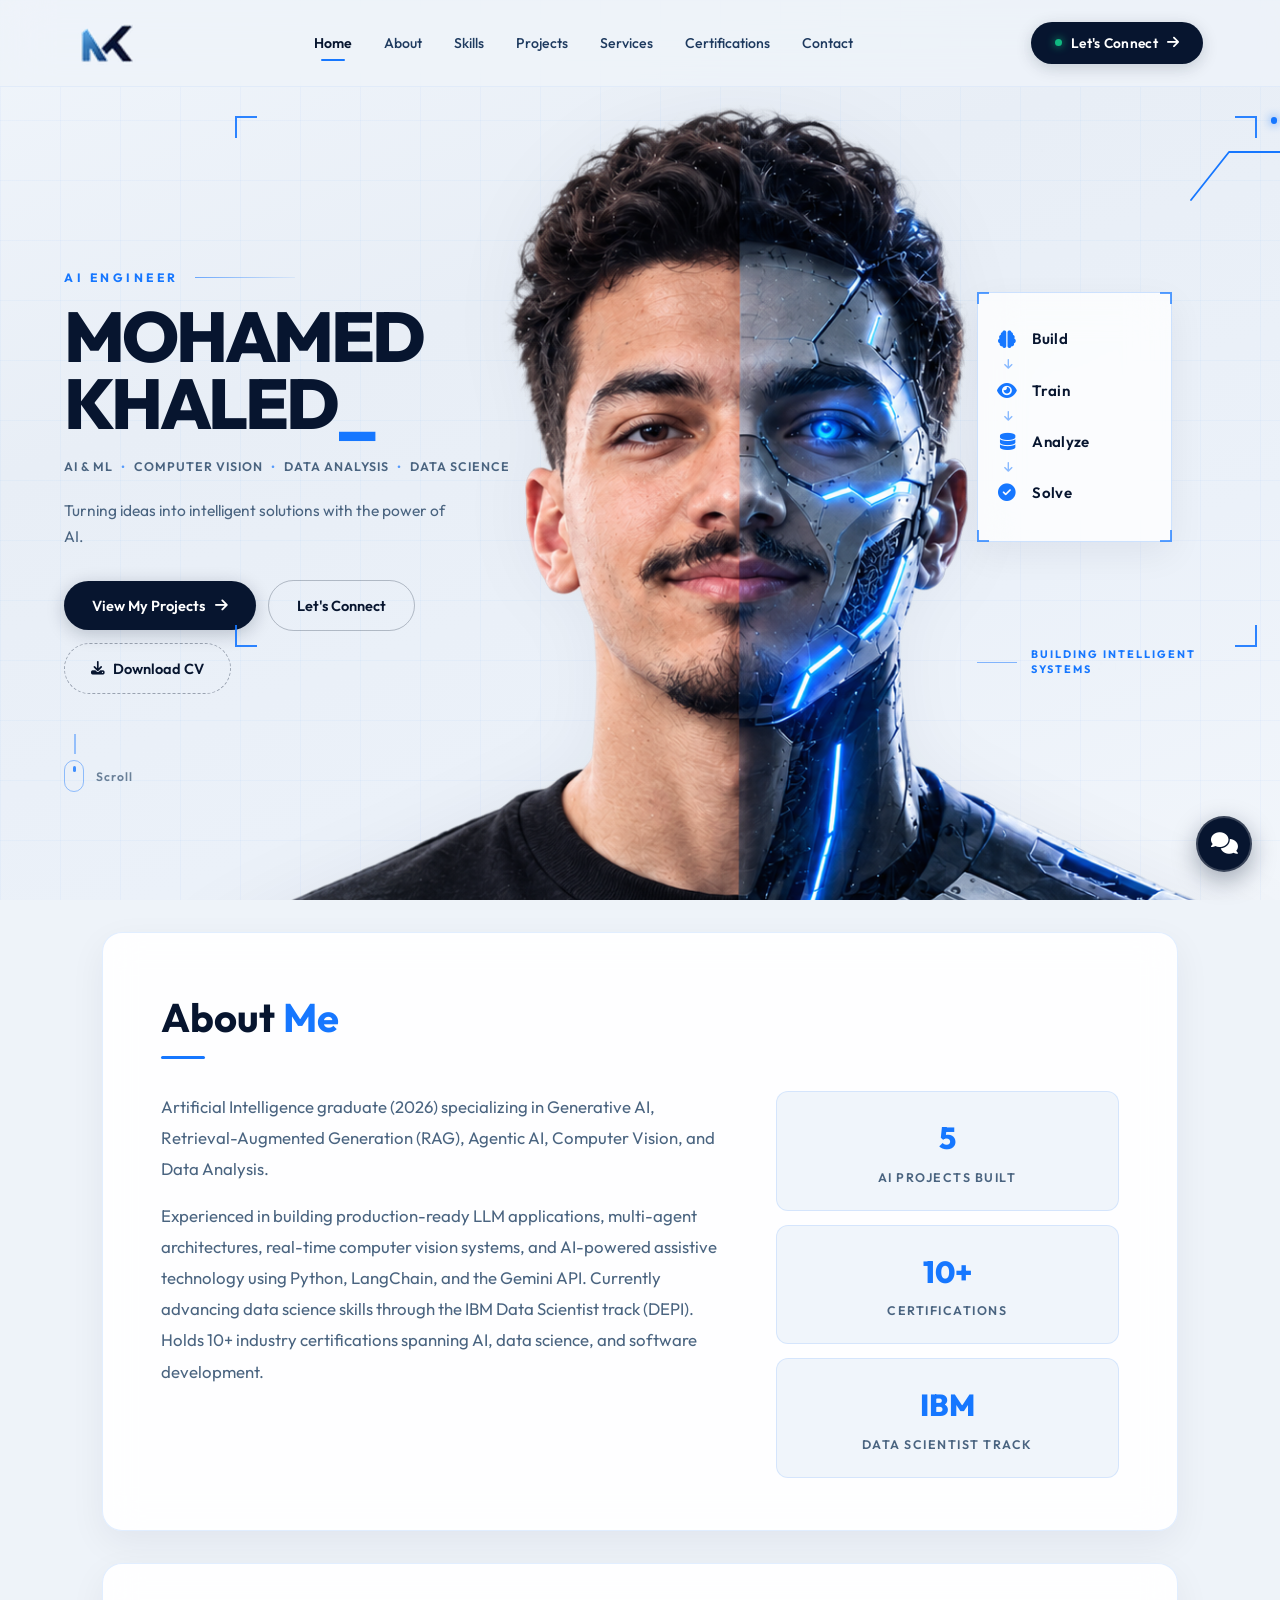
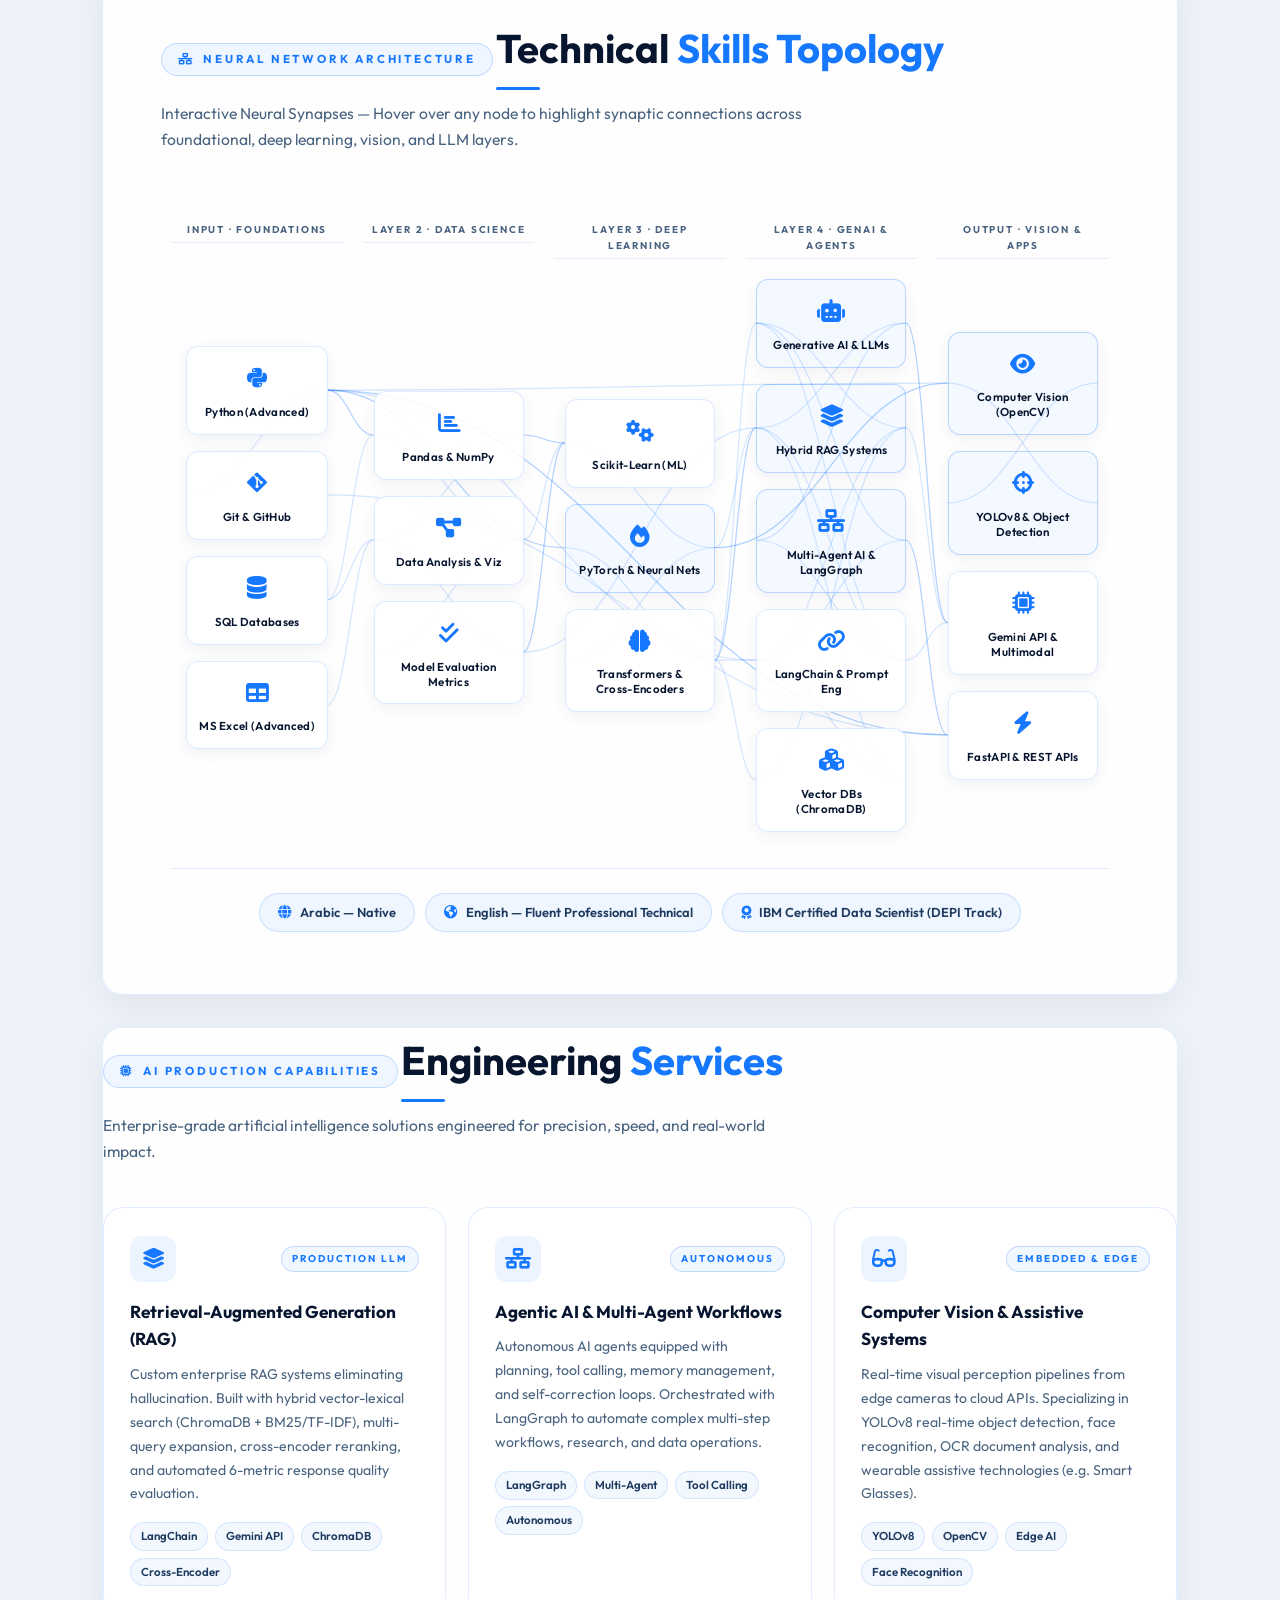
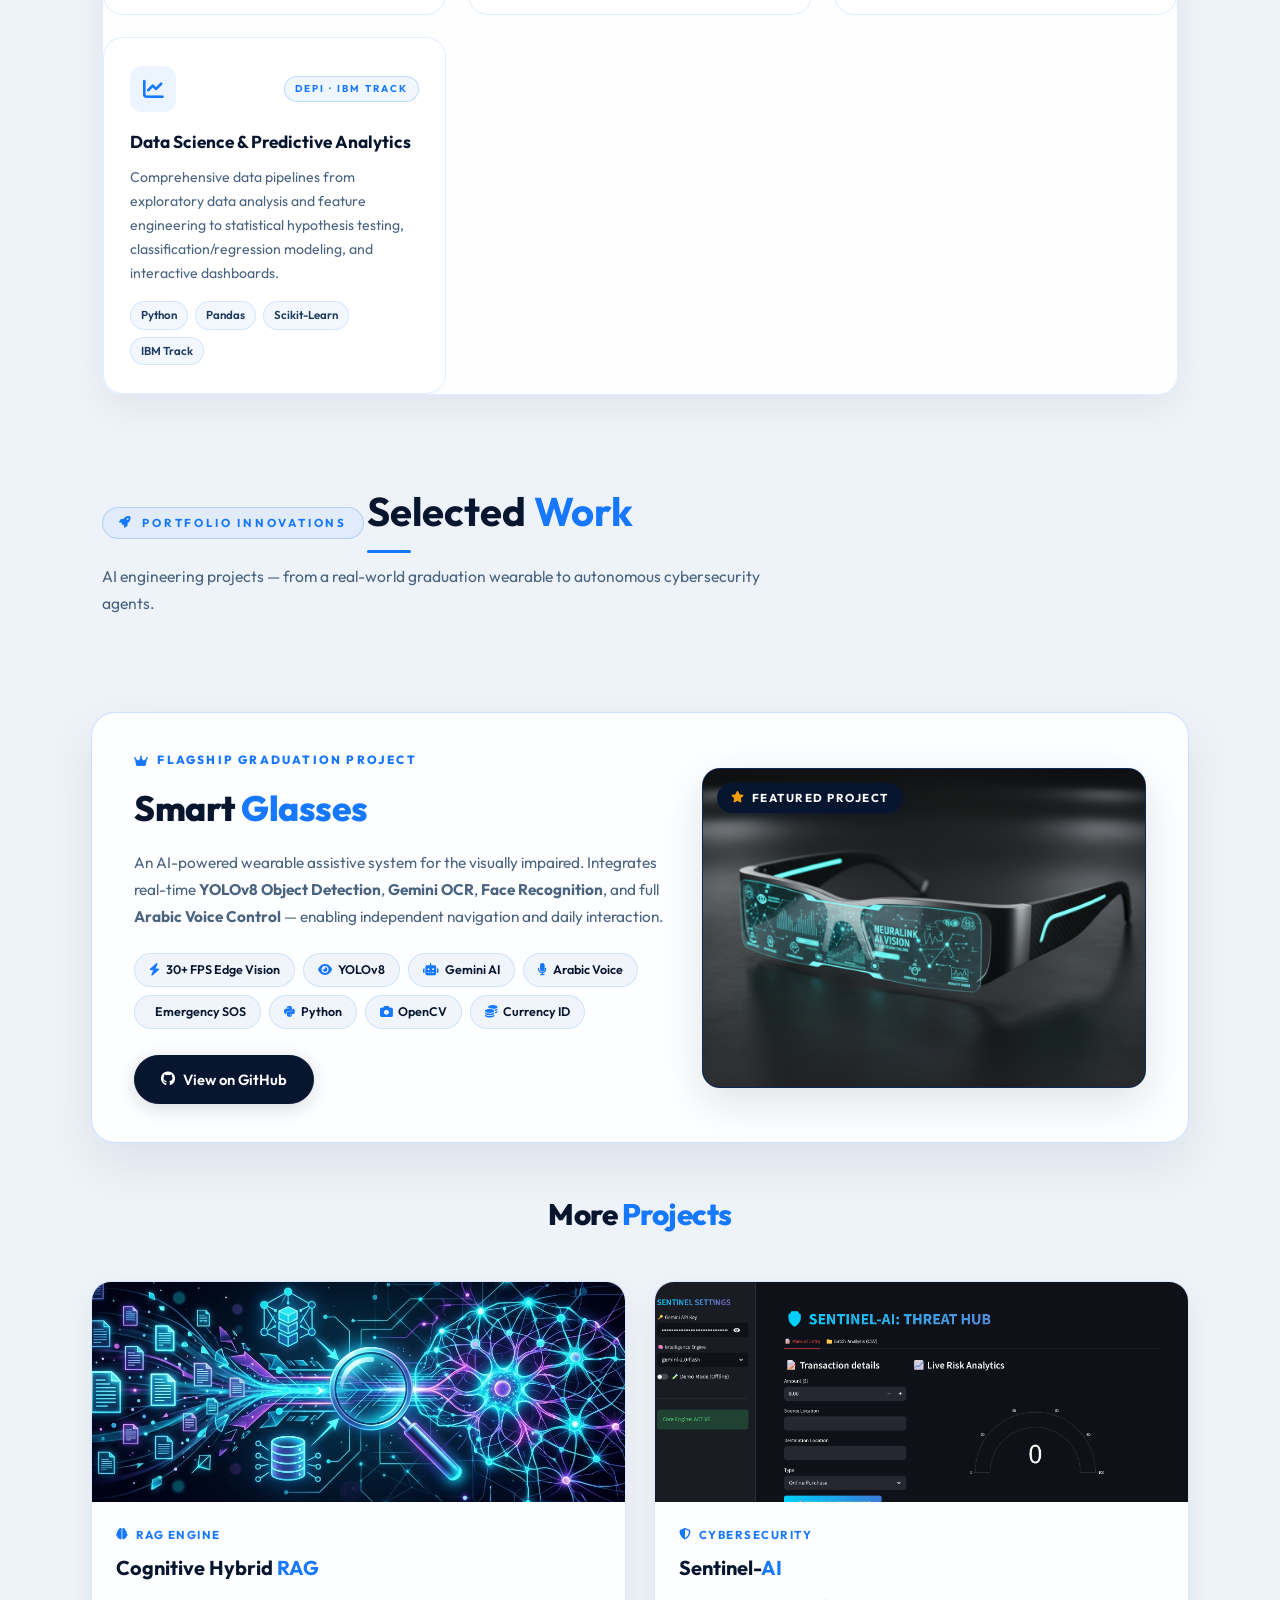
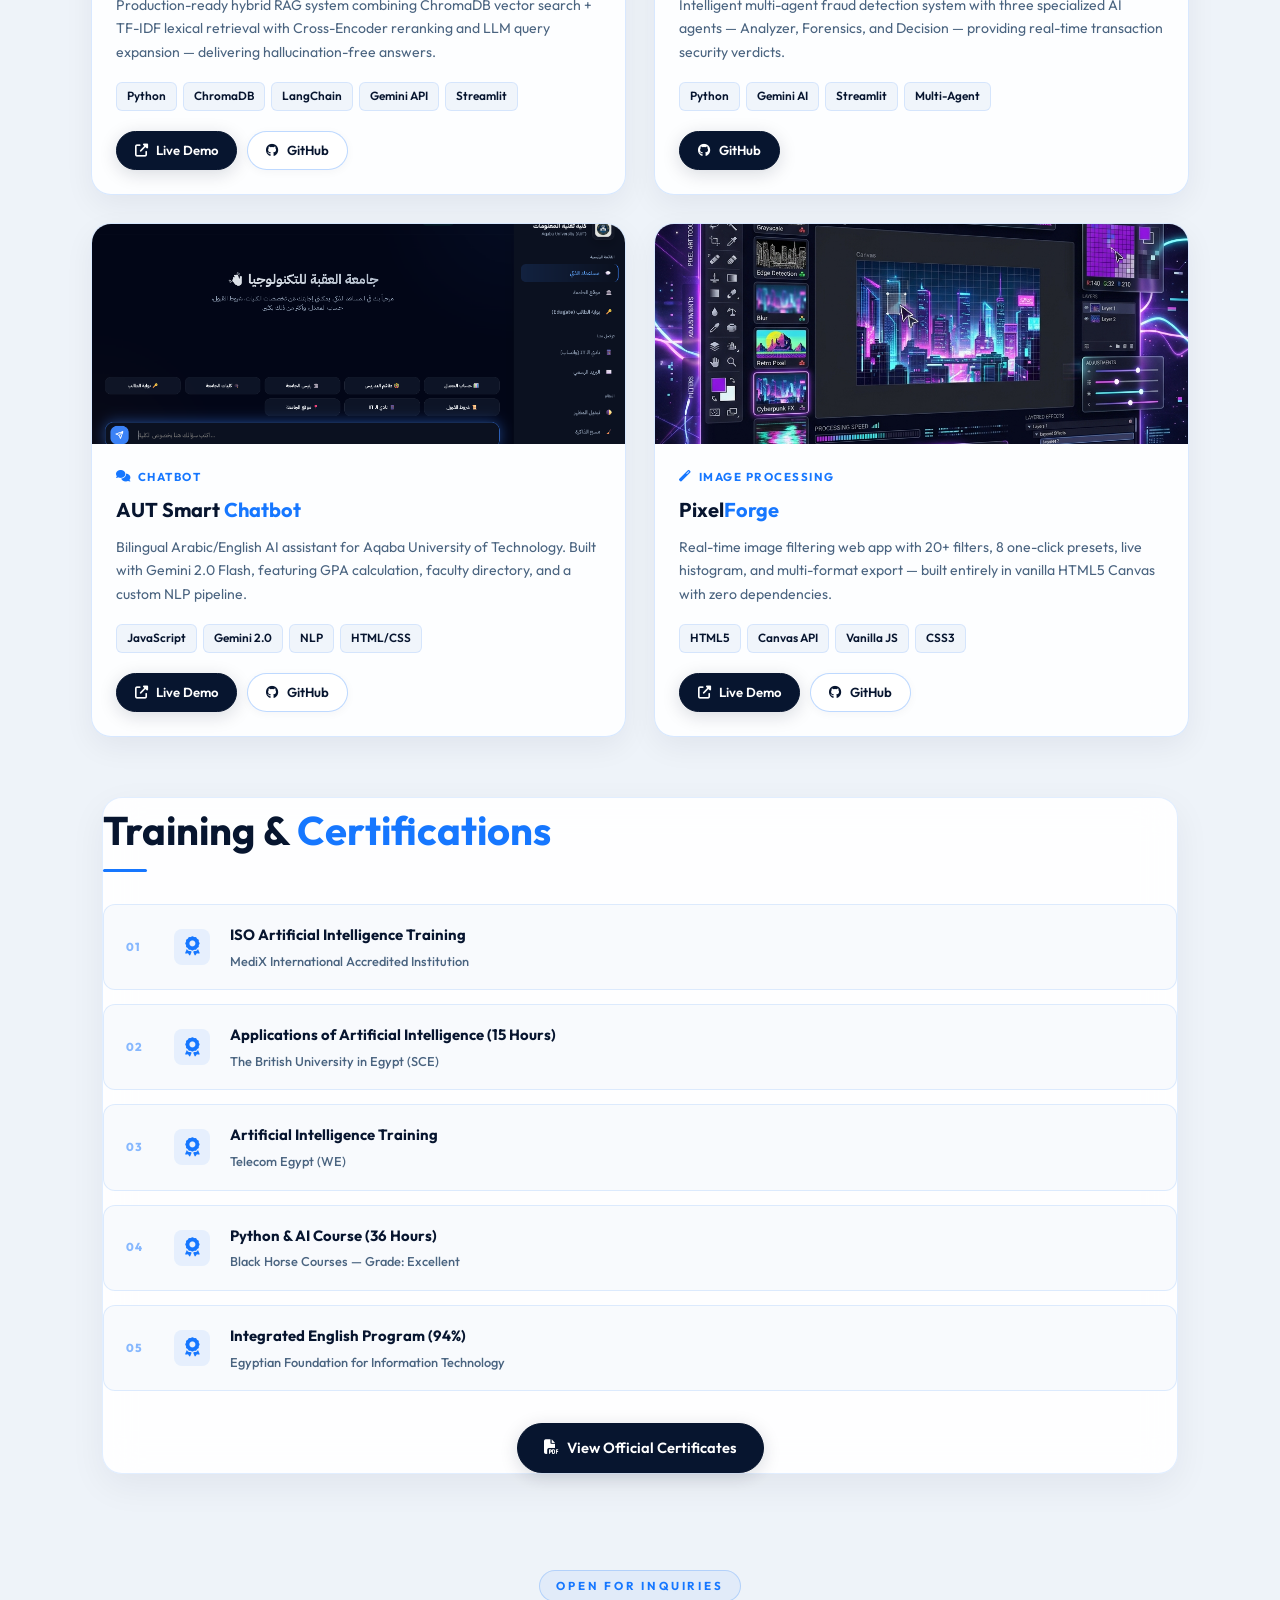
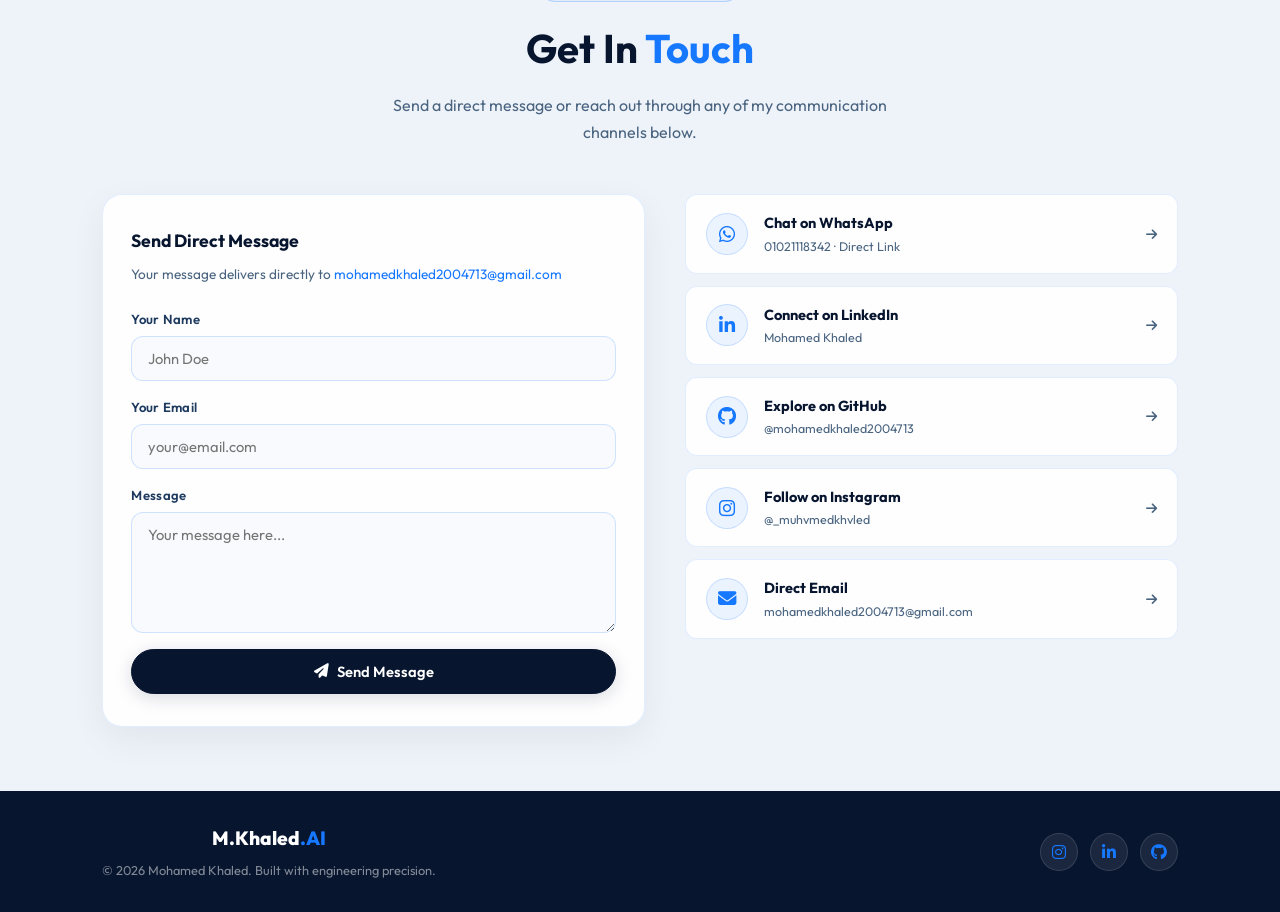
<file: index.html>
<!DOCTYPE html>
<html lang="en">
<head>
    <meta charset="UTF-8">
    <meta name="viewport" content="width=device-width, initial-scale=1.0">
    <title>Mohamed Khaled | AI Engineer — RAG, LLM & Computer Vision Systems</title>
    <meta name="description" content="Mohamed Khaled — AI Engineer specializing in RAG systems, LLM applications, Multi-Agent AI, and Computer Vision. Explore my portfolio of production-grade AI projects.">
    <meta property="og:title" content="Mohamed Khaled | AI Engineer">
    <meta property="og:description" content="AI Engineer specializing in RAG systems, LLM applications, Multi-Agent AI, and Computer Vision.">
    <meta property="og:type" content="website">
    <meta property="og:image" content="assets/profile.jpg">
    <meta name="keywords" content="Mohamed Khaled, AI Engineer, RAG Systems, LLM, Computer Vision, Multi-Agent AI, Python, LangChain, Gemini API, Portfolio">
    <link rel="preconnect" href="https://fonts.googleapis.com">
    <link rel="preconnect" href="https://fonts.gstatic.com" crossorigin>
    <link href="https://fonts.googleapis.com/css2?family=Outfit:wght@300;400;500;600;700;800&display=swap" rel="stylesheet">
    <link rel="stylesheet" href="https://cdnjs.cloudflare.com/ajax/libs/font-awesome/6.4.0/css/all.min.css">
    <link rel="stylesheet" href="style.css?v=13">
</head>
<body>

    <!-- Particle Canvas Background -->
    <canvas id="particles-canvas" aria-hidden="true"></canvas>

    <!-- ===================== NAVBAR ===================== -->
    <nav class="navbar" id="navbar" role="navigation" aria-label="Main navigation">
        <a href="#home" class="logo logo-mk" aria-label="Mohamed Khaled — Home">
            <img src="assets/logo.png" alt="Mohamed Khaled — MK Logo" class="logo-mk-img" width="44" height="36">
        </a>
        <ul class="nav-links" id="nav-links" role="list">
            <li><a href="#home" class="active">Home</a></li>
            <li><a href="#about">About</a></li>
            <li><a href="#skills">Skills</a></li>
            <li><a href="#projects">Projects</a></li>
            <li><a href="#services">Services</a></li>
            <li><a href="#certificates">Certifications</a></li>
            <li><a href="#contact">Contact</a></li>
        </ul>
        <div class="nav-right">
            <a href="#contact" class="nav-cta-btn" aria-label="Let's Connect">
                <span class="live-dot" aria-hidden="true"></span> Let's Connect <i class="fas fa-arrow-right" aria-hidden="true"></i>
            </a>
            <button class="hamburger" id="hamburger" aria-label="Toggle navigation menu" aria-expanded="false" aria-controls="nav-links">
                <span></span><span></span><span></span>
            </button>
        </div>
    </nav>

    <!-- ===================== HERO SECTION ===================== -->
    <header class="hero-section" id="home">
        <div class="hero-container">
            <!-- LEFT COLUMN: Identity & Call to Actions -->
            <div class="hero-left">
                <div class="hero-tag-row">
                    <span class="hero-tag">AI ENGINEER</span>
                    <span class="hero-tag-line" aria-hidden="true"></span>
                </div>
                <h1 class="hero-headline">
                    <span class="headline-part">MOHAMED</span>
                    <span class="headline-part">KHALED<span class="hero-underscore">_</span></span>
                </h1>
                <p class="hero-specialties">
                    <span>AI &amp; ML</span>
                    <span class="spec-dot">•</span>
                    <span>COMPUTER VISION</span>
                    <span class="spec-dot">•</span>
                    <span>DATA ANALYSIS</span>
                    <span class="spec-dot">•</span>
                    <span>DATA SCIENCE</span>
                </p>
                <p class="hero-bio">
                    Turning ideas into intelligent solutions with the power of AI.
                </p>
                <div class="hero-cta-group">
                    <a href="#projects" class="btn btn-hero-primary">
                        View My Projects <i class="fas fa-arrow-right" aria-hidden="true"></i>
                    </a>
                    <a href="#contact" class="btn btn-hero-secondary">
                        Let's Connect
                    </a>
                    <a href="assets/Mohamed_Khaled_CV.pdf" class="btn btn-hero-cv" download="Mohamed_Khaled_CV.pdf" aria-label="Download CV">
                        <i class="fas fa-download" aria-hidden="true"></i> Download CV
                    </a>
                </div>

                <!-- Scroll To Explore (Aligned in left column matching design reference) -->
                <div class="hero-scroll-cue" aria-hidden="true">
                    <div class="scroll-stem-line"></div>
                    <div class="scroll-cue-body">
                        <div class="scroll-mouse-icon">
                            <div class="mouse-scroll-wheel"></div>
                        </div>
                        <span class="scroll-cue-text">Scroll</span>
                    </div>
                </div>
            </div>

            <!-- CENTER COLUMN: Signature Character Portrait -->
            <div class="hero-center">
                <div class="hero-portrait-stage" id="hero-portrait-stage">
                    <img
                        src="assets/hero_portrait.png"
                        alt="Mohamed Khaled — AI Engineer"
                        class="hero-main-portrait"
                        id="hero-main-portrait"
                        draggable="false"
                    >

                    <!-- Face HUD Framing Brackets with Cyber Pointer Callout matching reference -->
                    <div class="face-hud-frame" id="face-hud-frame" aria-hidden="true">
                        <div class="hud-bracket tl"></div>
                        <div class="hud-bracket tr"></div>
                        <div class="hud-bracket bl"></div>
                        <div class="hud-bracket br"></div>
                        
                        <!-- Angled Cyber Callout Line & Badge -->
                        <div class="hud-pointer-callout">
                            <svg class="hud-callout-svg" width="160" height="70" viewBox="0 0 160 70" fill="none" xmlns="http://www.w3.org/2000/svg">
                                <path d="M0 60 L38 12 L160 12" stroke="#1677FF" stroke-width="1.8" stroke-linecap="round" stroke-linejoin="round"/>
                            </svg>
                            <div class="hud-callout-text-group">
                                <span class="hud-callout-dot"></span>
                                <span class="hud-callout-label">AI ENGINEER</span>
                            </div>
                        </div>
                    </div>
                </div>
            </div>

            <!-- RIGHT COLUMN: Minimal Technical AI Engineer Panel -->
            <div class="hero-right">
                <div class="hero-tech-card" aria-hidden="true">
                    <div class="card-bracket tl"></div>
                    <div class="card-bracket tr"></div>
                    <div class="card-bracket bl"></div>
                    <div class="card-bracket br"></div>
                    
                    <ul class="tech-flow-list">
                        <li class="tech-flow-item">
                            <span class="flow-icon"><i class="fas fa-brain"></i></span>
                            <span class="flow-name">Build</span>
                        </li>
                        <li class="flow-arrow"><i class="fas fa-arrow-down"></i></li>
                        <li class="tech-flow-item">
                            <span class="flow-icon"><i class="fas fa-eye"></i></span>
                            <span class="flow-name">Train</span>
                        </li>
                        <li class="flow-arrow"><i class="fas fa-arrow-down"></i></li>
                        <li class="tech-flow-item">
                            <span class="flow-icon"><i class="fas fa-database"></i></span>
                            <span class="flow-name">Analyze</span>
                        </li>
                        <li class="flow-arrow"><i class="fas fa-arrow-down"></i></li>
                        <li class="tech-flow-item">
                            <span class="flow-icon"><i class="fas fa-check-circle"></i></span>
                            <span class="flow-name">Solve</span>
                        </li>
                    </ul>
                </div>
                <div class="hero-bottom-tag" aria-hidden="true">
                    <span class="bottom-tag-line"></span>
                    <span class="bottom-tag-text">BUILDING INTELLIGENT SYSTEMS</span>
                </div>
            </div>
        </div>
    </header>

    <!-- ===================== ABOUT SECTION ===================== -->
    <section id="about" class="about-section glass-panel">
        <div class="section-header">
            <h2 class="reveal-text">About <span class="accent">Me</span></h2>
        </div>
        <div class="about-grid">
            <div class="about-text reveal-text">
                <p>Artificial Intelligence graduate (2026) specializing in Generative AI, Retrieval-Augmented Generation (RAG), Agentic AI, Computer Vision, and Data Analysis.</p>
                <p>Experienced in building production-ready LLM applications, multi-agent architectures, real-time computer vision systems, and AI-powered assistive technology using Python, LangChain, and the Gemini API. Currently advancing data science skills through the IBM Data Scientist track (DEPI). Holds 10+ industry certifications spanning AI, data science, and software development.</p>
            </div>
            <div class="about-stats reveal-text">
                <div class="stat-box tilt-card">
                    <h3 class="counter" data-target="5">0</h3>
                    <p>AI Projects Built</p>
                </div>
                <div class="stat-box tilt-card">
                    <h3>10+</h3>
                    <p>Certifications</p>
                </div>
                <div class="stat-box tilt-card">
                    <h3>IBM</h3>
                    <p>Data Scientist Track</p>
                </div>
            </div>
        </div>
    </section>

    <!-- ===================== SKILLS SECTION — NEURAL NETWORK ARCHITECTURE ===================== -->
    <section id="skills" class="skills-section glass-panel">
        <div class="section-header reveal-text">
            <div class="section-eyebrow"><i class="fas fa-network-wired"></i> NEURAL NETWORK ARCHITECTURE</div>
            <h2>Technical <span class="accent">Skills Topology</span></h2>
            <p class="section-subtext">Interactive Neural Synapses — Hover over any node to highlight synaptic connections across foundational, deep learning, vision, and LLM layers.</p>
        </div>

        <div class="skills-nn-wrapper" id="skills-nn-wrapper">
            <div class="nn-layers-container">
                <!-- Synapse canvas for dynamic neural connection lines (scrolls in sync with layers) -->
                <canvas id="skills-nn-canvas" aria-hidden="true"></canvas>

                <!-- LAYER 1: Core & Foundations -->
                <div class="nn-layer" data-layer="foundations">
                    <div class="nn-layer-badge">INPUT · FOUNDATIONS</div>
                    <div class="nn-nodes-column">
                        <div class="nn-node" data-skill="python" data-connections="pandas,pytorch,cv,langchain,api">
                            <div class="node-glow"></div>
                            <span class="node-icon"><i class="fab fa-python"></i></span>
                            <span class="node-title">Python (Advanced)</span>
                        </div>
                        <div class="nn-node" data-skill="git" data-connections="python,api">
                            <div class="node-glow"></div>
                            <span class="node-icon"><i class="fab fa-git-alt"></i></span>
                            <span class="node-title">Git &amp; GitHub</span>
                        </div>
                        <div class="nn-node" data-skill="sql" data-connections="pandas,data_analysis">
                            <div class="node-glow"></div>
                            <span class="node-icon"><i class="fas fa-database"></i></span>
                            <span class="node-title">SQL Databases</span>
                        </div>
                        <div class="nn-node" data-skill="excel" data-connections="data_analysis">
                            <div class="node-glow"></div>
                            <span class="node-icon"><i class="fas fa-table"></i></span>
                            <span class="node-title">MS Excel (Advanced)</span>
                        </div>
                    </div>
                </div>

                <!-- LAYER 2: Data Science & Analytics -->
                <div class="nn-layer" data-layer="data">
                    <div class="nn-layer-badge">LAYER 2 · DATA SCIENCE</div>
                    <div class="nn-nodes-column">
                        <div class="nn-node" data-skill="pandas" data-connections="python,data_analysis,scikit">
                            <div class="node-glow"></div>
                            <span class="node-icon"><i class="fas fa-chart-bar"></i></span>
                            <span class="node-title">Pandas &amp; NumPy</span>
                        </div>
                        <div class="nn-node" data-skill="data_analysis" data-connections="pandas,scikit,evaluation">
                            <div class="node-glow"></div>
                            <span class="node-icon"><i class="fas fa-project-diagram"></i></span>
                            <span class="node-title">Data Analysis &amp; Viz</span>
                        </div>
                        <div class="nn-node" data-skill="evaluation" data-connections="data_analysis,rag,scikit">
                            <div class="node-glow"></div>
                            <span class="node-icon"><i class="fas fa-check-double"></i></span>
                            <span class="node-title">Model Evaluation Metrics</span>
                        </div>
                    </div>
                </div>

                <!-- LAYER 3: Machine Learning & Deep Learning -->
                <div class="nn-layer" data-layer="ml">
                    <div class="nn-layer-badge">LAYER 3 · DEEP LEARNING</div>
                    <div class="nn-nodes-column">
                        <div class="nn-node" data-skill="scikit" data-connections="pandas,pytorch,evaluation">
                            <div class="node-glow"></div>
                            <span class="node-icon"><i class="fas fa-cogs"></i></span>
                            <span class="node-title">Scikit-Learn (ML)</span>
                        </div>
                        <div class="nn-node featured-node" data-skill="pytorch" data-connections="python,cv,rag,transformers">
                            <div class="node-glow"></div>
                            <span class="node-icon"><i class="fas fa-fire"></i></span>
                            <span class="node-title">PyTorch &amp; Neural Nets</span>
                        </div>
                        <div class="nn-node" data-skill="transformers" data-connections="pytorch,rag,langchain,genai">
                            <div class="node-glow"></div>
                            <span class="node-icon"><i class="fas fa-brain"></i></span>
                            <span class="node-title">Transformers &amp; Cross-Encoders</span>
                        </div>
                    </div>
                </div>

                <!-- LAYER 4: Generative AI, RAG & LLMs -->
                <div class="nn-layer" data-layer="genai">
                    <div class="nn-layer-badge">LAYER 4 · GENAI &amp; AGENTS</div>
                    <div class="nn-nodes-column">
                        <div class="nn-node featured-node" data-skill="genai" data-connections="rag,agentic,langchain,gemini">
                            <div class="node-glow"></div>
                            <span class="node-icon"><i class="fas fa-robot"></i></span>
                            <span class="node-title">Generative AI &amp; LLMs</span>
                        </div>
                        <div class="nn-node featured-node" data-skill="rag" data-connections="genai,chroma,langchain,transformers">
                            <div class="node-glow"></div>
                            <span class="node-icon"><i class="fas fa-layer-group"></i></span>
                            <span class="node-title">Hybrid RAG Systems</span>
                        </div>
                        <div class="nn-node featured-node" data-skill="agentic" data-connections="genai,langchain,api">
                            <div class="node-glow"></div>
                            <span class="node-icon"><i class="fas fa-network-wired"></i></span>
                            <span class="node-title">Multi-Agent AI &amp; LangGraph</span>
                        </div>
                        <div class="nn-node" data-skill="langchain" data-connections="rag,agentic,gemini,chroma">
                            <div class="node-glow"></div>
                            <span class="node-icon"><i class="fas fa-link"></i></span>
                            <span class="node-title">LangChain &amp; Prompt Eng</span>
                        </div>
                        <div class="nn-node" data-skill="chroma" data-connections="rag,transformers">
                            <div class="node-glow"></div>
                            <span class="node-icon"><i class="fas fa-cubes"></i></span>
                            <span class="node-title">Vector DBs (ChromaDB)</span>
                        </div>
                    </div>
                </div>

                <!-- LAYER 5: Vision & Output Applications -->
                <div class="nn-layer" data-layer="output">
                    <div class="nn-layer-badge">OUTPUT · VISION &amp; APPS</div>
                    <div class="nn-nodes-column">
                        <div class="nn-node featured-node" data-skill="cv" data-connections="pytorch,yolo">
                            <div class="node-glow"></div>
                            <span class="node-icon"><i class="fas fa-eye"></i></span>
                            <span class="node-title">Computer Vision (OpenCV)</span>
                        </div>
                        <div class="nn-node featured-node" data-skill="yolo" data-connections="cv">
                            <div class="node-glow"></div>
                            <span class="node-icon"><i class="fas fa-crosshairs"></i></span>
                            <span class="node-title">YOLOv8 &amp; Object Detection</span>
                        </div>
                        <div class="nn-node" data-skill="gemini" data-connections="genai,rag">
                            <div class="node-glow"></div>
                            <span class="node-icon"><i class="fas fa-microchip"></i></span>
                            <span class="node-title">Gemini API &amp; Multimodal</span>
                        </div>
                        <div class="nn-node" data-skill="api" data-connections="agentic,python">
                            <div class="node-glow"></div>
                            <span class="node-icon"><i class="fas fa-bolt"></i></span>
                            <span class="node-title">FastAPI &amp; REST APIs</span>
                        </div>
                    </div>
                </div>
            </div>

            <!-- Language Pills footer -->
            <div class="nn-footer-languages">
                <span class="lang-pill"><i class="fas fa-globe"></i> Arabic — Native</span>
                <span class="lang-pill"><i class="fas fa-globe-americas"></i> English — Fluent Professional Technical</span>
                <span class="lang-pill"><i class="fas fa-award"></i> IBM Certified Data Scientist (DEPI Track)</span>
            </div>
        </div>
    </section>

    <!-- ===================== SERVICES SECTION ===================== -->
    <section id="services" class="services-section glass-panel">
        <div class="section-header reveal-text">
            <div class="section-eyebrow"><i class="fas fa-microchip"></i> AI PRODUCTION CAPABILITIES</div>
            <h2>Engineering <span class="accent">Services</span></h2>
            <p class="section-subtext">Enterprise-grade artificial intelligence solutions engineered for precision, speed, and real-world impact.</p>
        </div>

        <div class="services-grid">
            <div class="service-card tilt-card reveal-text">
                <div class="service-card-header">
                    <div class="service-icon"><i class="fas fa-layer-group"></i></div>
                    <span class="service-badge">PRODUCTION LLM</span>
                </div>
                <h3>Retrieval-Augmented Generation (RAG)</h3>
                <p>Custom enterprise RAG systems eliminating hallucination. Built with hybrid vector-lexical search (ChromaDB + BM25/TF-IDF), multi-query expansion, cross-encoder reranking, and automated 6-metric response quality evaluation.</p>
                <div class="service-tags">
                    <span>LangChain</span>
                    <span>Gemini API</span>
                    <span>ChromaDB</span>
                    <span>Cross-Encoder</span>
                </div>
            </div>

            <div class="service-card tilt-card reveal-text">
                <div class="service-card-header">
                    <div class="service-icon"><i class="fas fa-network-wired"></i></div>
                    <span class="service-badge">AUTONOMOUS</span>
                </div>
                <h3>Agentic AI &amp; Multi-Agent Workflows</h3>
                <p>Autonomous AI agents equipped with planning, tool calling, memory management, and self-correction loops. Orchestrated with LangGraph to automate complex multi-step workflows, research, and data operations.</p>
                <div class="service-tags">
                    <span>LangGraph</span>
                    <span>Multi-Agent</span>
                    <span>Tool Calling</span>
                    <span>Autonomous</span>
                </div>
            </div>

            <div class="service-card tilt-card reveal-text">
                <div class="service-card-header">
                    <div class="service-icon"><i class="fas fa-glasses"></i></div>
                    <span class="service-badge">EMBEDDED &amp; EDGE</span>
                </div>
                <h3>Computer Vision &amp; Assistive Systems</h3>
                <p>Real-time visual perception pipelines from edge cameras to cloud APIs. Specializing in YOLOv8 real-time object detection, face recognition, OCR document analysis, and wearable assistive technologies (e.g. Smart Glasses).</p>
                <div class="service-tags">
                    <span>YOLOv8</span>
                    <span>OpenCV</span>
                    <span>Edge AI</span>
                    <span>Face Recognition</span>
                </div>
            </div>

            <div class="service-card tilt-card reveal-text">
                <div class="service-card-header">
                    <div class="service-icon"><i class="fas fa-chart-line"></i></div>
                    <span class="service-badge">DEPI · IBM TRACK</span>
                </div>
                <h3>Data Science &amp; Predictive Analytics</h3>
                <p>Comprehensive data pipelines from exploratory data analysis and feature engineering to statistical hypothesis testing, classification/regression modeling, and interactive dashboards.</p>
                <div class="service-tags">
                    <span>Python</span>
                    <span>Pandas</span>
                    <span>Scikit-Learn</span>
                    <span>IBM Track</span>
                </div>
            </div>
        </div>
    </section>

    <!-- ===================== PROJECTS SECTION ===================== -->
    <div class="projects-intro-wrapper" id="projects">
        <div class="section-header reveal-text">
            <div class="section-eyebrow"><i class="fas fa-rocket"></i> PORTFOLIO INNOVATIONS</div>
            <h2>Selected <span class="accent">Work</span></h2>
            <p class="projects-intro-text">AI engineering projects — from a real-world graduation wearable to autonomous cybersecurity agents.</p>
        </div>
    </div>

    <!-- ===== FLAGSHIP: Smart Glasses ===== -->
    <section id="smart-glasses" class="flagship-section reveal-text">
        <div class="flagship-inner">
            <!-- Text side -->
            <div class="flagship-text">
                <div class="flagship-eyebrow"><i class="fas fa-crown"></i> FLAGSHIP GRADUATION PROJECT</div>
                <h2 class="flagship-title">Smart <span class="accent">Glasses</span></h2>
                <p class="flagship-desc">An AI-powered wearable assistive system for the visually impaired. Integrates real-time <strong>YOLOv8 Object Detection</strong>, <strong>Gemini OCR</strong>, <strong>Face Recognition</strong>, and full <strong>Arabic Voice Control</strong> — enabling independent navigation and daily interaction.</p>
                <div class="flagship-pills">
                    <span><i class="fas fa-bolt"></i> 30+ FPS Edge Vision</span>
                    <span><i class="fas fa-eye"></i> YOLOv8</span>
                    <span><i class="fas fa-robot"></i> Gemini AI</span>
                    <span><i class="fas fa-microphone"></i> Arabic Voice</span>
                    <span><i class="fas fa-sos"></i> Emergency SOS</span>
                    <span><i class="fab fa-python"></i> Python</span>
                    <span><i class="fas fa-camera"></i> OpenCV</span>
                    <span><i class="fas fa-coins"></i> Currency ID</span>
                </div>
                <div class="flagship-cta">
                    <a href="https://github.com/mohamedkhaled2004713/Smart-Glasses-AI" target="_blank" rel="noopener noreferrer" class="btn primary-btn">
                        <i class="fab fa-github"></i> View on GitHub
                    </a>
                </div>
            </div>
            <!-- Image side -->
            <div class="flagship-img-wrap">
                <img src="assets/smart_glasses_hero.png" alt="Smart Glasses AI — wearable assistive device" class="flagship-img">
                <div class="flagship-img-badge"><i class="fas fa-star"></i> FEATURED PROJECT</div>
            </div>
        </div>
    </section>

    <!-- ===== OTHER PROJECTS — compact cards ===== -->
    <section class="other-projects-section">
        <div class="section-header reveal-text">
            <h3 class="other-projects-title">More <span class="accent">Projects</span></h3>
        </div>
        <div class="other-projects-grid">

            <!-- Cognitive Hybrid RAG -->
            <div class="proj-card reveal-text" id="rag-system">
                <div class="proj-card-img-wrap">
                    <img src="assets/rag_system_hero.png" alt="Cognitive Hybrid RAG System" class="proj-card-img">
                </div>
                <div class="proj-card-body">
                    <div class="proj-card-badge"><i class="fas fa-brain"></i> RAG ENGINE</div>
                    <h3 class="proj-card-title">Cognitive Hybrid <span class="accent">RAG</span></h3>
                    <p class="proj-card-desc">Production-ready hybrid RAG system combining ChromaDB vector search + TF-IDF lexical retrieval with Cross-Encoder reranking and LLM query expansion — delivering hallucination-free answers.</p>
                    <div class="proj-card-tags">
                        <span>Python</span><span>ChromaDB</span><span>LangChain</span><span>Gemini API</span><span>Streamlit</span>
                    </div>
                    <div class="proj-card-links">
                        <a href="rag-system/index.html" target="_blank" rel="noopener noreferrer" class="btn primary-btn btn-sm"><i class="fas fa-external-link-alt"></i> Live Demo</a>
                        <a href="https://github.com/mohamedkhaled2004713/rag-system.git" target="_blank" rel="noopener noreferrer" class="btn outline-btn btn-sm"><i class="fab fa-github"></i> GitHub</a>
                    </div>
                </div>
            </div>

            <!-- Sentinel-AI -->
            <div class="proj-card reveal-text" id="sentinel">
                <div class="proj-card-img-wrap">
                    <img src="assets/sentinel_hero.png" alt="Sentinel-AI — Multi-Agent Fraud Detection" class="proj-card-img">
                </div>
                <div class="proj-card-body">
                    <div class="proj-card-badge"><i class="fas fa-shield-alt"></i> CYBERSECURITY</div>
                    <h3 class="proj-card-title">Sentinel-<span class="accent">AI</span></h3>
                    <p class="proj-card-desc">Intelligent multi-agent fraud detection system with three specialized AI agents — Analyzer, Forensics, and Decision — providing real-time transaction security verdicts.</p>
                    <div class="proj-card-tags">
                        <span>Python</span><span>Gemini AI</span><span>Streamlit</span><span>Multi-Agent</span>
                    </div>
                    <div class="proj-card-links">
                        <a href="https://github.com/mohamedkhaled2004713/Sentinel-AI" target="_blank" rel="noopener noreferrer" class="btn primary-btn btn-sm"><i class="fab fa-github"></i> GitHub</a>
                    </div>
                </div>
            </div>

            <!-- AUT Smart Chatbot -->
            <div class="proj-card reveal-text" id="aut-chatbot">
                <div class="proj-card-img-wrap">
                    <img src="assets/chatbot_fullpage.png" alt="AUT Smart Chatbot" class="proj-card-img">
                </div>
                <div class="proj-card-body">
                    <div class="proj-card-badge"><i class="fas fa-comments"></i> CHATBOT</div>
                    <h3 class="proj-card-title">AUT Smart <span class="accent">Chatbot</span></h3>
                    <p class="proj-card-desc">Bilingual Arabic/English AI assistant for Aqaba University of Technology. Built with Gemini 2.0 Flash, featuring GPA calculation, faculty directory, and a custom NLP pipeline.</p>
                    <div class="proj-card-tags">
                        <span>JavaScript</span><span>Gemini 2.0</span><span>NLP</span><span>HTML/CSS</span>
                    </div>
                    <div class="proj-card-links">
                        <a href="chatbot/index.html" target="_blank" rel="noopener noreferrer" class="btn primary-btn btn-sm"><i class="fas fa-external-link-alt"></i> Live Demo</a>
                        <a href="https://github.com/mohamedkhaled2004713/chatbot-for-aqaba-universty" target="_blank" rel="noopener noreferrer" class="btn outline-btn btn-sm"><i class="fab fa-github"></i> GitHub</a>
                    </div>
                </div>
            </div>

            <!-- PixelForge -->
            <div class="proj-card reveal-text" id="pixelforge">
                <div class="proj-card-img-wrap">
                    <img src="assets/pixelforge_hero.png" alt="PixelForge — Real-Time Image Filtering Studio" class="proj-card-img">
                </div>
                <div class="proj-card-body">
                    <div class="proj-card-badge"><i class="fas fa-magic"></i> IMAGE PROCESSING</div>
                    <h3 class="proj-card-title">Pixel<span class="accent">Forge</span></h3>
                    <p class="proj-card-desc">Real-time image filtering web app with 20+ filters, 8 one-click presets, live histogram, and multi-format export — built entirely in vanilla HTML5 Canvas with zero dependencies.</p>
                    <div class="proj-card-tags">
                        <span>HTML5</span><span>Canvas API</span><span>Vanilla JS</span><span>CSS3</span>
                    </div>
                    <div class="proj-card-links">
                        <a href="pixelforge/index.html" target="_blank" rel="noopener noreferrer" class="btn primary-btn btn-sm"><i class="fas fa-external-link-alt"></i> Live Demo</a>
                        <a href="https://github.com/mohamedkhaled2004713/PixelForge" target="_blank" rel="noopener noreferrer" class="btn outline-btn btn-sm"><i class="fab fa-github"></i> GitHub</a>
                    </div>
                </div>
            </div>

        </div>
    </section>

    <!-- ===================== CERTIFICATES SECTION ===================== -->
    <section id="certificates" class="certificates-section glass-panel">
        <div class="section-header">
            <h2 class="reveal-text">Training &amp; <span class="accent">Certifications</span></h2>
        </div>
        <div class="cert-list">
            <div class="cert-item reveal-text">
                <div class="cert-number" aria-hidden="true">01</div>
                <i class="fas fa-award cert-icon" aria-hidden="true"></i>
                <div class="cert-details">
                    <h4>ISO Artificial Intelligence Training</h4>
                    <p>MediX International Accredited Institution</p>
                </div>
            </div>
            <div class="cert-item reveal-text">
                <div class="cert-number" aria-hidden="true">02</div>
                <i class="fas fa-award cert-icon" aria-hidden="true"></i>
                <div class="cert-details">
                    <h4>Applications of Artificial Intelligence (15 Hours)</h4>
                    <p>The British University in Egypt (SCE)</p>
                </div>
            </div>
            <div class="cert-item reveal-text">
                <div class="cert-number" aria-hidden="true">03</div>
                <i class="fas fa-award cert-icon" aria-hidden="true"></i>
                <div class="cert-details">
                    <h4>Artificial Intelligence Training</h4>
                    <p>Telecom Egypt (WE)</p>
                </div>
            </div>
            <div class="cert-item reveal-text">
                <div class="cert-number" aria-hidden="true">04</div>
                <i class="fas fa-award cert-icon" aria-hidden="true"></i>
                <div class="cert-details">
                    <h4>Python &amp; AI Course (36 Hours)</h4>
                    <p>Black Horse Courses — Grade: Excellent</p>
                </div>
            </div>
            <div class="cert-item reveal-text">
                <div class="cert-number" aria-hidden="true">05</div>
                <i class="fas fa-award cert-icon" aria-hidden="true"></i>
                <div class="cert-details">
                    <h4>Integrated English Program (94%)</h4>
                    <p>Egyptian Foundation for Information Technology</p>
                </div>
            </div>
        </div>
        <div class="cert-download reveal-text">
            <a href="certificates.pdf" target="_blank" rel="noopener" class="btn primary-btn" aria-label="View official certificates PDF">
                <i class="fas fa-file-pdf" aria-hidden="true"></i> View Official Certificates
            </a>
        </div>
    </section>

    <!-- ===================== CONTACT SECTION — REDESIGNED ===================== -->
    <section id="contact" class="contact-section">
        <div class="contact-wrapper">
            <div class="contact-header reveal-text">
                <span class="contact-eyebrow">OPEN FOR INQUIRIES</span>
                <h2>Get In <span class="accent">Touch</span></h2>
                <p class="contact-intro">Send a direct message or reach out through any of my communication channels below.</p>
            </div>

            <div class="contact-grid">
                <!-- LEFT: Contact Form -->
                <div class="contact-form-col reveal-text">
                    <h3 class="contact-col-title">Send Direct Message</h3>
                    <p class="contact-col-sub">Your message delivers directly to <span class="accent-text">mohamedkhaled2004713@gmail.com</span></p>
                    <form action="https://formspree.io/f/xjgjydrg" method="POST" class="contact-form" novalidate>
                        <div class="form-group">
                            <label for="name">Your Name</label>
                            <input type="text" id="name" name="name" placeholder="John Doe" required autocomplete="name">
                        </div>
                        <div class="form-group">
                            <label for="email">Your Email</label>
                            <input type="email" id="email" name="email" placeholder="your@email.com" required autocomplete="email">
                        </div>
                        <div class="form-group">
                            <label for="message">Message</label>
                            <textarea id="message" name="message" placeholder="Your message here..." rows="5" required></textarea>
                        </div>
                        <button type="submit" class="btn primary-btn submit-btn" id="submit-btn">
                            <i class="fas fa-paper-plane" aria-hidden="true"></i> Send Message
                        </button>
                    </form>
                </div>

                <!-- RIGHT: Platform Links (no title/subtitle, aligned to form top) -->
                <div class="contact-platforms-col reveal-text">
                    <div class="platform-links">
                        <a href="https://wa.me/201021118342" target="_blank" rel="noopener noreferrer" class="platform-row" aria-label="Chat on WhatsApp">
                            <div class="platform-icon">
                                <i class="fab fa-whatsapp" aria-hidden="true"></i>
                            </div>
                            <div class="platform-info">
                                <span class="platform-name">Chat on WhatsApp</span>
                                <span class="platform-handle">01021118342 · Direct Link</span>
                            </div>
                            <div class="platform-arrow" aria-hidden="true"><i class="fas fa-arrow-right"></i></div>
                        </a>

                        <a href="https://www.linkedin.com/in/mohamed-khaled-96938532b/" target="_blank" rel="noopener noreferrer" class="platform-row" aria-label="Connect on LinkedIn">
                            <div class="platform-icon">
                                <i class="fab fa-linkedin-in" aria-hidden="true"></i>
                            </div>
                            <div class="platform-info">
                                <span class="platform-name">Connect on LinkedIn</span>
                                <span class="platform-handle">Mohamed Khaled</span>
                            </div>
                            <div class="platform-arrow" aria-hidden="true"><i class="fas fa-arrow-right"></i></div>
                        </a>

                        <a href="https://github.com/mohamedkhaled2004713" target="_blank" rel="noopener noreferrer" class="platform-row" aria-label="Explore on GitHub">
                            <div class="platform-icon">
                                <i class="fab fa-github" aria-hidden="true"></i>
                            </div>
                            <div class="platform-info">
                                <span class="platform-name">Explore on GitHub</span>
                                <span class="platform-handle">@mohamedkhaled2004713</span>
                            </div>
                            <div class="platform-arrow" aria-hidden="true"><i class="fas fa-arrow-right"></i></div>
                        </a>

                        <a href="https://www.instagram.com/_muhvmedkhvled/" target="_blank" rel="noopener noreferrer" class="platform-row" aria-label="Follow on Instagram">
                            <div class="platform-icon">
                                <i class="fab fa-instagram" aria-hidden="true"></i>
                            </div>
                            <div class="platform-info">
                                <span class="platform-name">Follow on Instagram</span>
                                <span class="platform-handle">@_muhvmedkhvled</span>
                            </div>
                            <div class="platform-arrow" aria-hidden="true"><i class="fas fa-arrow-right"></i></div>
                        </a>

                        <a href="mailto:mohamedkhaled2004713@gmail.com" class="platform-row" aria-label="Send a direct email">
                            <div class="platform-icon">
                                <i class="fas fa-envelope" aria-hidden="true"></i>
                            </div>
                            <div class="platform-info">
                                <span class="platform-name">Direct Email</span>
                                <span class="platform-handle">mohamedkhaled2004713@gmail.com</span>
                            </div>
                            <div class="platform-arrow" aria-hidden="true"><i class="fas fa-arrow-right"></i></div>
                        </a>
                    </div>
                </div>
            </div>
        </div>
    </section>

    <!-- ===================== CHATBOT WIDGET ===================== -->
    <div class="chatbot-container" id="chatbot-container" role="complementary" aria-label="AI portfolio assistant">
        <button class="chatbot-button" id="chatbot-toggle" aria-label="Open AI chat assistant" aria-expanded="false">
            <i class="fas fa-comments" aria-hidden="true"></i>
        </button>
        <div class="chatbot-window" id="chatbot-window" role="dialog" aria-label="AI Assistant" aria-hidden="true">
            <div class="chatbot-header">
                <div class="chatbot-header-info">
                    <div class="chatbot-avatar"><i class="fas fa-robot" aria-hidden="true"></i></div>
                    <div>
                        <div class="chatbot-name">AI Assistant</div>
                        <div class="chatbot-status"><span class="chatbot-status-dot"></span> Online</div>
                    </div>
                </div>
                <button class="chatbot-close" id="chatbot-close-btn" aria-label="Close chat assistant">&times;</button>
            </div>
            <div class="chatbot-messages" id="chatbot-messages">
                <div class="message assistant">
                    <div class="message-content">
                        Hi! Ask me about Smart Glasses, RAG systems, my projects, or how to contact me.
                        <br><br>
                        <a href="chatbot/index.html" target="_blank" rel="noopener" class="btn btn-sm primary-btn" style="padding:5px 10px;font-size:0.8rem;margin-top:5px;display:inline-flex;">
                            <i class="fas fa-robot" aria-hidden="true"></i> Try University Chatbot
                        </a>
                    </div>
                </div>
            </div>
            <div class="chatbot-input">
                <input type="text" id="chatbot-input" placeholder="Ask me anything..." onkeypress="handleChatKeypress(event)" aria-label="Chat message input">
                <button id="chatbot-send-btn" onclick="sendChatMessage()" aria-label="Send chat message"><i class="fas fa-paper-plane" aria-hidden="true"></i></button>
            </div>
        </div>
    </div>

    <!-- ===================== FOOTER ===================== -->
    <footer class="footer" role="contentinfo">
        <div class="footer-content">
            <div class="footer-brand">
                <span class="footer-logo">M.Khaled<span class="accent">.AI</span></span>
                <p class="footer-copy">© 2026 Mohamed Khaled. Built with engineering precision.</p>
            </div>
            <div class="footer-social">
                <a href="https://www.instagram.com/_muhvmedkhvled/" target="_blank" rel="noopener noreferrer" class="social-icon" aria-label="Instagram profile">
                    <i class="fab fa-instagram" aria-hidden="true"></i>
                </a>
                <a href="https://www.linkedin.com/in/mohamed-khaled-96938532b/" target="_blank" rel="noopener noreferrer" class="social-icon" aria-label="LinkedIn profile">
                    <i class="fab fa-linkedin-in" aria-hidden="true"></i>
                </a>
                <a href="https://github.com/mohamedkhaled2004713" target="_blank" rel="noopener noreferrer" class="social-icon" aria-label="GitHub profile">
                    <i class="fab fa-github" aria-hidden="true"></i>
                </a>
            </div>
        </div>
    </footer>

    <script src="script.js?v=13"></script>
    <script>
        // ============ CHATBOT FUNCTIONS ============
        function toggleChatbot(forceState) {
            const win = document.getElementById('chatbot-window');
            const btn = document.getElementById('chatbot-toggle');
            if (!win) return;
            
            const currentlyOpen = win.classList.contains('active') || win.classList.contains('open');
            const shouldOpen = (typeof forceState === 'boolean') ? forceState : !currentlyOpen;

            if (shouldOpen) {
                win.classList.add('active', 'open');
                win.setAttribute('aria-hidden', 'false');
                if (btn) {
                    btn.setAttribute('aria-expanded', 'true');
                    const icon = btn.querySelector('i');
                    if (icon) icon.className = 'fas fa-times';
                }
                const input = document.getElementById('chatbot-input');
                if (input) setTimeout(() => input.focus(), 150);
            } else {
                win.classList.remove('active', 'open');
                win.setAttribute('aria-hidden', 'true');
                if (btn) {
                    btn.setAttribute('aria-expanded', 'false');
                    const icon = btn.querySelector('i');
                    if (icon) icon.className = 'fas fa-comments';
                }
            }
        }

        // Initialize Chatbot Listeners
        document.addEventListener('DOMContentLoaded', () => {
            const toggleBtn = document.getElementById('chatbot-toggle');
            const closeBtn = document.getElementById('chatbot-close-btn');
            const container = document.getElementById('chatbot-container');

            if (toggleBtn) {
                toggleBtn.addEventListener('click', (e) => {
                    e.stopPropagation();
                    toggleChatbot();
                });
            }

            if (closeBtn) {
                closeBtn.addEventListener('click', (e) => {
                    e.stopPropagation();
                    toggleChatbot(false);
                });
            }

            // Close on escape key
            document.addEventListener('keydown', (e) => {
                if (e.key === 'Escape') toggleChatbot(false);
            });

            // Prevent clicks inside chatbot window from bubbling
            const win = document.getElementById('chatbot-window');
            if (win) {
                win.addEventListener('click', (e) => e.stopPropagation());
            }

            // Close when clicking outside
            document.addEventListener('click', (e) => {
                if (container && !container.contains(e.target)) {
                    toggleChatbot(false);
                }
            });
        });

        function sendChatMessage() {
            const input = document.getElementById('chatbot-input');
            const msg = input.value.trim();
            if (!msg) return;
            const div = document.getElementById('chatbot-messages');
            const userEl = document.createElement('div');
            userEl.className = 'message user';
            userEl.innerHTML = `<div class="message-content">${escapeHtml(msg)}</div>`;
            div.appendChild(userEl);
            input.value = '';
            div.scrollTop = div.scrollHeight;

            const resp = getChatResponse(msg);
            setTimeout(() => {
                const aiEl = document.createElement('div');
                aiEl.className = 'message assistant';
                aiEl.innerHTML = `<div class="message-content">${resp}</div>`;
                div.appendChild(aiEl);
                div.scrollTop = div.scrollHeight;
            }, 450);
        }

        function escapeHtml(text) {
            const div = document.createElement('div');
            div.textContent = text;
            return div.innerHTML;
        }

        function handleChatKeypress(e) { 
            if (e.key === 'Enter') {
                e.preventDefault();
                sendChatMessage();
            }
        }

        function getChatResponse(input) {
            const t = input.toLowerCase().trim();
            const m = (kw) => kw.some(k => t.includes(k));
            
            // Greetings
            if (m(['hello','hi','hey','مرحبا','اهلا','أهلا','سلام','صباح','مساء'])) 
                return 'Hi! I\'m Mohamed Khaled\'s portfolio assistant. Feel free to ask me about his projects, technical skills, certifications, or how to get in touch!';
            
            // Specific Projects (check first before generic words)
            if (m(['smart glass','glasses','wearable','نظارة','مكفوفين','نظاره'])) 
                return '<b>Smart Glasses AI</b> is an AI-powered wearable for visually impaired individuals. It integrates YOLOv8 for real-time obstacle & object detection, Gemini API for visual reasoning, OCR for text-to-speech reading, and facial recognition with Arabic voice commands.';
            
            if (m(['rag','hybrid rag','retrieval','chromadb','استرجاع'])) 
                return '<b>Cognitive Hybrid RAG</b> is an enterprise retrieval-augmented generation engine combining ChromaDB dense vector search with BM25/TF-IDF sparse keyword retrieval and Cross-Encoder re-ranking for zero-hallucination accuracy.';
            
            if (m(['sentinel','cybersecurity','fraud','احتيال','cyber'])) 
                return '<b>Sentinel-AI</b> is an autonomous multi-agent fraud detection system. It coordinates Analyzer, Forensics, and Decision agents to identify and mitigate anomalous financial transactions in real time.';
            
            if (m(['aut','university chatbot','aqaba','جامعة','بوت الجامعة'])) 
                return '<b>AUT Smart Chatbot</b> is an intelligent bilingual conversational agent built for Aqaba University using Gemini 2.0 Flash, featuring custom NLP intent matching and GPA calculation.';
            
            if (m(['pixel','pixelforge','filter','image processing','فلتر','صور'])) 
                return '<b>PixelForge</b> is a hardware-accelerated image manipulation studio supporting 20+ real-time convolution filters, custom presets, and multi-format export via pure HTML5 Canvas.';
            
            if (m(['project','portfolio','work','مشاريع','مشروع','اعمال'])) 
                return 'Mohamed has built 5 production-grade AI projects:<br>• <b>Smart Glasses AI</b> (Flagship Wearable)<br>• <b>Cognitive Hybrid RAG</b><br>• <b>Sentinel-AI</b> (Multi-Agent)<br>• <b>AUT University Chatbot</b><br>• <b>PixelForge</b><br>Ask me for details on any of them!';
            
            // Skills & Tech Stack
            if (m(['skill','مهارات','programming','tech','tools','تقنيات','لغات','python','yolo','langchain'])) 
                return 'Mohamed specializes in <b>Python, RAG Systems, LangChain, Gemini API, PyTorch, YOLOv8, OpenCV, Multi-Agent Systems, NLP, and Data Analysis</b>.';
            
            // Certifications
            if (m(['certificate','certif','training','شهادات','شهادة','كورسات'])) 
                return 'Mohamed holds verified credentials including <b>ISO AI Training Certification</b>, <b>AI Applications from The British University in Egypt</b>, and advanced specializations in Python & Machine Learning.';
            
            // About Mohamed (who is he)
            if (m(['who','about mohamed','about you','who are you','من هو','عن محمد','مين محمد','مين انت','من انت','about'])) 
                return '<b>Mohamed Khaled</b> is an AI Engineer graduating in 2026, specializing in RAG architectures, LLM orchestration, Multi-Agent AI systems, and Computer Vision.';
            
            // Contact & Hire
            if (m(['contact','email','whatsapp','phone','hire','تواصل','ايميل','واتساب','رقم','توظيف'])) 
                return 'You can connect directly with Mohamed via:<br>📧 <b>mohamedkhaled2004713@gmail.com</b><br>💬 WhatsApp: <b>01021118342</b><br>🔗 Or using the contact form on this page.';

            return 'I can answer questions about Mohamed\'s <b>Projects</b> (Smart Glasses, RAG, Sentinel-AI), <b>Technical Skills</b>, <b>Certifications</b>, or <b>Contact details</b>. Try asking in Arabic or English!';
        }
    </script>
</body>
</html>
</file>
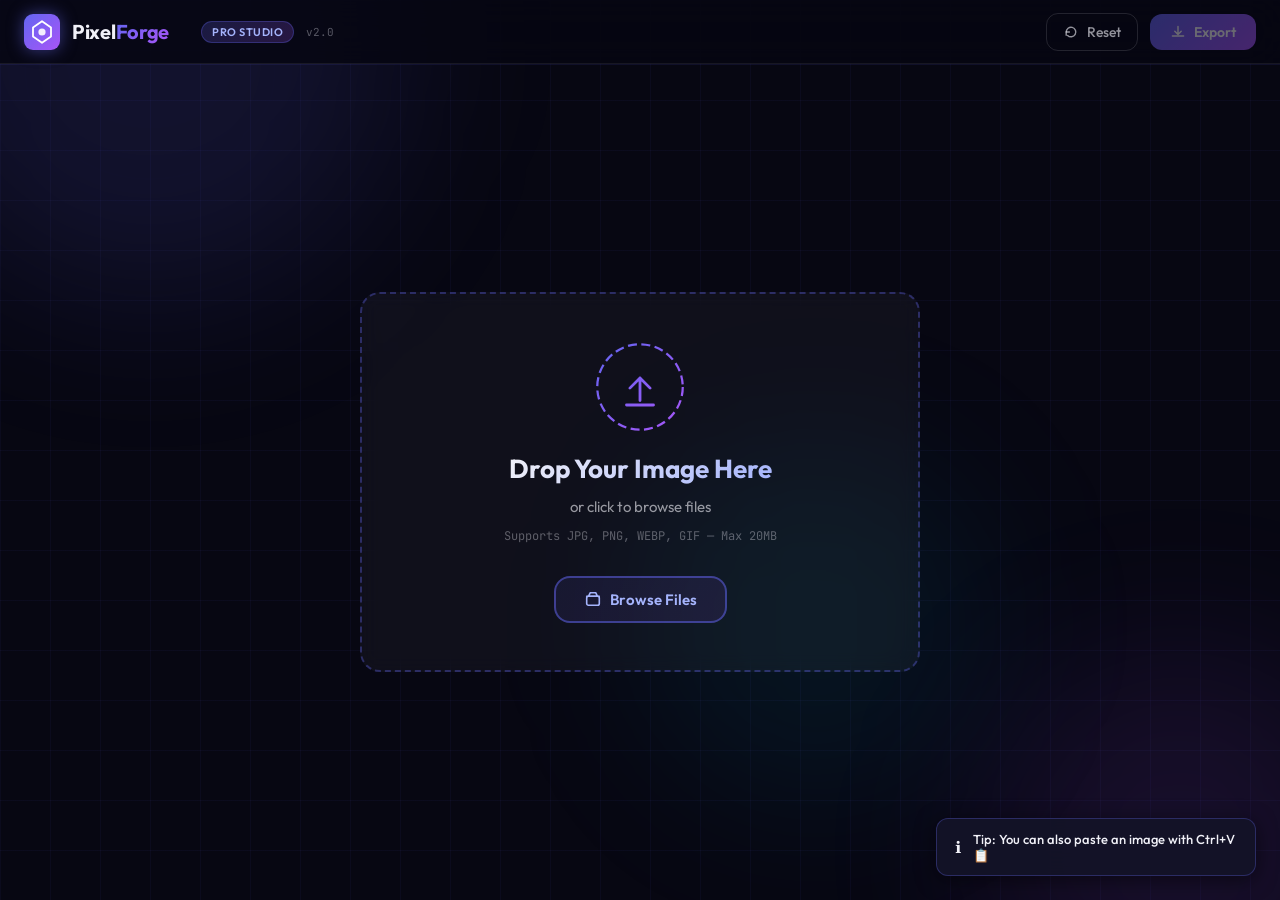
<file: pixelforge/index.html>
<!DOCTYPE html>
<html lang="en" dir="ltr">
<head>
  <meta charset="UTF-8" />
  <meta name="viewport" content="width=device-width, initial-scale=1.0" />
  <title>PixelForge — Real-Time Image Filter Studio</title>
  <meta name="description" content="A powerful real-time image filtering studio. Upload, transform, and export stunning images with advanced filters powered by Canvas API." />
  <meta name="author" content="Mohamed Khaled" />
  <link rel="preconnect" href="https://fonts.googleapis.com" />
  <link rel="preconnect" href="https://fonts.gstatic.com" crossorigin />
  <link href="https://fonts.googleapis.com/css2?family=Outfit:wght@300;400;500;600;700;800&family=JetBrains+Mono:wght@400;500&display=swap" rel="stylesheet" />
  <link rel="stylesheet" href="style.css" />
</head>
<body>
  <!-- Animated Background -->
  <div class="bg-grid" aria-hidden="true"></div>
  <div class="bg-orb bg-orb-1" aria-hidden="true"></div>
  <div class="bg-orb bg-orb-2" aria-hidden="true"></div>
  <div class="bg-orb bg-orb-3" aria-hidden="true"></div>

  <!-- Header -->
  <header class="app-header">
    <div class="header-inner">
      <div class="logo">
        <div class="logo-icon" aria-hidden="true">
          <svg viewBox="0 0 40 40" fill="none" xmlns="http://www.w3.org/2000/svg">
            <rect width="40" height="40" rx="10" fill="url(#logoGrad)"/>
            <path d="M10 15 L20 8 L30 15 L30 25 L20 32 L10 25 Z" stroke="white" stroke-width="2" fill="none" stroke-linejoin="round"/>
            <circle cx="20" cy="20" r="4" fill="white" opacity="0.9"/>
            <defs>
              <linearGradient id="logoGrad" x1="0" y1="0" x2="40" y2="40" gradientUnits="userSpaceOnUse">
                <stop stop-color="#6366f1"/>
                <stop offset="1" stop-color="#a855f7"/>
              </linearGradient>
            </defs>
          </svg>
        </div>
        <span class="logo-text">Pixel<span class="logo-accent">Forge</span></span>
      </div>
      <nav class="header-nav" aria-label="Main navigation">
        <span class="nav-badge">Pro Studio</span>
        <span class="nav-version">v2.0</span>
      </nav>
      <div class="header-actions">
        <button id="btn-reset-all" class="btn-ghost" title="Reset everything" aria-label="Reset all filters">
          <svg viewBox="0 0 20 20" fill="none"><path d="M4 10a6 6 0 1 1 1.8 4.3" stroke="currentColor" stroke-width="1.8" stroke-linecap="round"/><path d="M4 14V10H8" stroke="currentColor" stroke-width="1.8" stroke-linecap="round" stroke-linejoin="round"/></svg>
          Reset
        </button>
        <button id="btn-download" class="btn-primary" disabled aria-label="Download filtered image">
          <svg viewBox="0 0 20 20" fill="none"><path d="M10 3v10M6 9l4 4 4-4" stroke="currentColor" stroke-width="1.8" stroke-linecap="round" stroke-linejoin="round"/><path d="M3 15h14" stroke="currentColor" stroke-width="1.8" stroke-linecap="round"/></svg>
          Export
        </button>
      </div>
    </div>
  </header>

  <!-- Main Application -->
  <main class="app-main" role="main">

    <!-- Upload Zone -->
    <section id="upload-section" class="upload-section" aria-label="Image upload">
      <div id="drop-zone" class="drop-zone" role="button" tabindex="0" aria-label="Drop zone: drag and drop an image or click to upload">
        <div class="drop-zone-content">
          <div class="drop-icon" aria-hidden="true">
            <svg viewBox="0 0 80 80" fill="none">
              <circle cx="40" cy="40" r="38" stroke="url(#dropGrad)" stroke-width="2" stroke-dasharray="8 4"/>
              <path d="M40 52V32M31 41l9-9 9 9" stroke="url(#dropGrad)" stroke-width="2.5" stroke-linecap="round" stroke-linejoin="round"/>
              <path d="M28 56h24" stroke="url(#dropGrad)" stroke-width="2.5" stroke-linecap="round"/>
              <defs>
                <linearGradient id="dropGrad" x1="0" y1="0" x2="80" y2="80" gradientUnits="userSpaceOnUse">
                  <stop stop-color="#6366f1"/><stop offset="1" stop-color="#a855f7"/>
                </linearGradient>
              </defs>
            </svg>
          </div>
          <h1 class="drop-title">Drop Your Image Here</h1>
          <p class="drop-subtitle">or click to browse files</p>
          <p class="drop-formats">Supports JPG, PNG, WEBP, GIF — Max 20MB</p>
          <button id="btn-browse" class="btn-upload" aria-label="Browse files">
            <svg viewBox="0 0 20 20" fill="none"><path d="M3 7h14M7 3h6l2 4H5L7 3z" stroke="currentColor" stroke-width="1.8" stroke-linecap="round" stroke-linejoin="round"/><rect x="3" y="7" width="14" height="10" rx="2" stroke="currentColor" stroke-width="1.8"/></svg>
            Browse Files
          </button>
        </div>
        <input type="file" id="file-input" accept="image/*" aria-label="Image file input" hidden />
      </div>
    </section>

    <!-- Editor -->
    <section id="editor-section" class="editor-section hidden" aria-label="Image editor">
      <div class="editor-layout">

        <!-- Left Panel: Filters -->
        <aside class="panel panel-left" aria-label="Filter controls">
          <div class="panel-header">
            <h2 class="panel-title">
              <svg viewBox="0 0 20 20" fill="none"><path d="M3 5h14M5 10h10M8 15h4" stroke="currentColor" stroke-width="1.8" stroke-linecap="round"/></svg>
              Filters
            </h2>
            <span class="filter-count" id="active-filter-count">None active</span>
          </div>

          <!-- Filter Grid -->
          <div class="filter-grid" id="filter-grid" role="listbox" aria-multiselectable="true" aria-label="Filter selection">
            <!-- Filters injected by JS -->
          </div>

          <!-- Adjustments -->
          <div class="panel-section">
            <h3 class="section-title">
              <svg viewBox="0 0 20 20" fill="none"><circle cx="6" cy="10" r="2" stroke="currentColor" stroke-width="1.6"/><circle cx="14" cy="6" r="2" stroke="currentColor" stroke-width="1.6"/><path d="M2 10h2M10 10h8M2 6h10M16 6h2" stroke="currentColor" stroke-width="1.6" stroke-linecap="round"/></svg>
              Adjustments
            </h3>
            <div class="sliders-list" id="sliders-container">
              <!-- Sliders injected by JS -->
            </div>
          </div>

          <!-- Multi-filter -->
          <div class="panel-section">
            <div class="multi-filter-row">
              <label class="toggle-label" for="multi-filter-toggle">
                <svg viewBox="0 0 20 20" fill="none"><rect x="2" y="5" width="7" height="7" rx="1.5" stroke="currentColor" stroke-width="1.6"/><rect x="11" y="8" width="7" height="7" rx="1.5" stroke="currentColor" stroke-width="1.6"/></svg>
                Stack Filters
              </label>
              <div class="toggle-switch">
                <input type="checkbox" id="multi-filter-toggle" role="switch" aria-checked="false" />
                <label for="multi-filter-toggle" class="toggle-track" aria-label="Enable stacking multiple filters"></label>
              </div>
            </div>
            <p class="toggle-hint">Combine multiple filters simultaneously</p>
          </div>

          <!-- Actions -->
          <div class="panel-actions">
            <button id="btn-clear-filters" class="btn-outline btn-sm">
              <svg viewBox="0 0 20 20" fill="none"><path d="M4 4l12 12M16 4L4 16" stroke="currentColor" stroke-width="1.8" stroke-linecap="round"/></svg>
              Clear All
            </button>
            <button id="btn-random-filter" class="btn-outline btn-sm">
              <svg viewBox="0 0 20 20" fill="none"><path d="M3 7h3l2-3 3 8 2-5 2 3h2M14 15l2-2 2 2M14 17l2-2" stroke="currentColor" stroke-width="1.6" stroke-linecap="round" stroke-linejoin="round"/></svg>
              Surprise Me
            </button>
          </div>
        </aside>

        <!-- Center: Canvas -->
        <div class="editor-center">
          <!-- Mode Toggle -->
          <div class="view-controls" role="group" aria-label="View mode">
            <button id="btn-single" class="view-btn active" aria-pressed="true" aria-label="Single view">
              <svg viewBox="0 0 20 20" fill="none"><rect x="3" y="3" width="14" height="14" rx="2" stroke="currentColor" stroke-width="1.8"/></svg>
              Preview
            </button>
            <button id="btn-compare" class="view-btn" aria-pressed="false" aria-label="Before/After comparison">
              <svg viewBox="0 0 20 20" fill="none"><rect x="3" y="3" width="6" height="14" rx="1.5" stroke="currentColor" stroke-width="1.8"/><rect x="11" y="3" width="6" height="14" rx="1.5" stroke="currentColor" stroke-width="1.8"/></svg>
              Compare
            </button>
            <button id="btn-splitview" class="view-btn" aria-pressed="false" aria-label="Slider split view">
              <svg viewBox="0 0 20 20" fill="none"><rect x="3" y="3" width="14" height="14" rx="2" stroke="currentColor" stroke-width="1.8"/><line x1="10" y1="3" x2="10" y2="17" stroke="currentColor" stroke-width="2" stroke-dasharray="3 2"/></svg>
              Slider
            </button>
          </div>

          <!-- Canvas Wrapper -->
          <div class="canvas-wrapper" id="canvas-wrapper" aria-label="Image canvas">
            <!-- Single View -->
            <div class="canvas-area" id="single-view">
              <canvas id="output-canvas" aria-label="Filtered image output"></canvas>
              <div class="canvas-overlay" id="canvas-overlay">
                <span class="processing-badge" id="processing-badge" aria-live="polite">
                  <span class="spinner" aria-hidden="true"></span>Processing…
                </span>
              </div>
            </div>

            <!-- Compare View (side by side) -->
            <div class="canvas-area compare-view hidden" id="compare-view">
              <div class="compare-panel">
                <span class="compare-label">Original</span>
                <canvas id="canvas-original" aria-label="Original image"></canvas>
              </div>
              <div class="compare-divider" aria-hidden="true"></div>
              <div class="compare-panel">
                <span class="compare-label">Filtered</span>
                <canvas id="canvas-filtered" aria-label="Filtered image"></canvas>
              </div>
            </div>

            <!-- Split Slider View -->
            <div class="canvas-area split-view hidden" id="split-view">
              <canvas id="canvas-split-base" aria-label="Split view base"></canvas>
              <canvas id="canvas-split-overlay" class="split-overlay-canvas" aria-label="Split view overlay"></canvas>
              <div class="split-handle" id="split-handle" role="slider" aria-label="Split slider" aria-valuemin="0" aria-valuemax="100" aria-valuenow="50" tabindex="0">
                <div class="split-handle-line"></div>
                <div class="split-handle-knob" aria-hidden="true">
                  <svg viewBox="0 0 24 24" fill="none"><path d="M8 5l-5 7 5 7M16 5l5 7-5 7" stroke="white" stroke-width="2" stroke-linecap="round" stroke-linejoin="round"/></svg>
                </div>
              </div>
              <span class="split-label-left">Original</span>
              <span class="split-label-right">Filtered</span>
            </div>
          </div>

          <!-- Image Info Bar -->
          <div class="info-bar">
            <span class="info-item" id="info-dimensions" aria-label="Image dimensions">
              <svg viewBox="0 0 16 16" fill="none"><rect x="1" y="1" width="14" height="14" rx="2" stroke="currentColor" stroke-width="1.5"/></svg>
              —
            </span>
            <span class="info-item" id="info-size" aria-label="File size">
              <svg viewBox="0 0 16 16" fill="none"><path d="M4 12V4h5l3 3v5H4z" stroke="currentColor" stroke-width="1.5" stroke-linejoin="round"/><path d="M9 4v3h3" stroke="currentColor" stroke-width="1.5"/></svg>
              —
            </span>
            <span class="info-item" id="info-filter" aria-label="Active filter">
              <svg viewBox="0 0 16 16" fill="none"><path d="M2 4h12M4 8h8M6 12h4" stroke="currentColor" stroke-width="1.5" stroke-linecap="round"/></svg>
              No filter
            </span>
            <button id="btn-new-image" class="info-action" aria-label="Upload a new image">
              <svg viewBox="0 0 16 16" fill="none"><path d="M8 3v10M3 8h10" stroke="currentColor" stroke-width="1.8" stroke-linecap="round"/></svg>
              New Image
            </button>
          </div>
        </div>

        <!-- Right Panel: Presets & Intensity -->
        <aside class="panel panel-right" aria-label="Presets and intensity">
          <div class="panel-header">
            <h2 class="panel-title">
              <svg viewBox="0 0 20 20" fill="none"><path d="M10 2l2.1 5.9H18l-4.9 3.6 1.9 5.9-5-3.6-5 3.6 1.9-5.9L2 7.9h5.9L10 2z" stroke="currentColor" stroke-width="1.6" stroke-linejoin="round"/></svg>
              Presets
            </h2>
          </div>

          <div class="preset-grid" id="preset-grid" role="listbox" aria-label="Filter presets">
            <!-- Injected by JS -->
          </div>

          <!-- Global Intensity -->
          <div class="panel-section">
            <h3 class="section-title">
              <svg viewBox="0 0 20 20" fill="none"><circle cx="10" cy="10" r="4" stroke="currentColor" stroke-width="1.6"/><path d="M10 3v2M10 15v2M3 10h2M15 10h2M5.2 5.2l1.4 1.4M13.4 13.4l1.4 1.4M5.2 14.8l1.4-1.4M13.4 6.6l1.4-1.4" stroke="currentColor" stroke-width="1.6" stroke-linecap="round"/></svg>
              Global Intensity
            </h3>
            <div class="intensity-control">
              <input type="range" id="global-intensity" min="0" max="100" value="100" class="range-input" aria-label="Global filter intensity" aria-valuemin="0" aria-valuemax="100" aria-valuenow="100" />
              <div class="range-labels">
                <span>0%</span>
                <span id="intensity-value">100%</span>
                <span>100%</span>
              </div>
            </div>
          </div>

          <!-- Histogram -->
          <div class="panel-section">
            <h3 class="section-title">
              <svg viewBox="0 0 20 20" fill="none"><path d="M3 16V10h3v6H3zM8 16V6h3v10H8zM14 16V3h3v13h-3z" stroke="currentColor" stroke-width="1.6" stroke-linejoin="round"/></svg>
              Histogram
            </h3>
            <canvas id="histogram-canvas" class="histogram-canvas" width="220" height="80" aria-label="Image histogram"></canvas>
          </div>

          <!-- Export Options -->
          <div class="panel-section">
            <h3 class="section-title">
              <svg viewBox="0 0 20 20" fill="none"><path d="M4 14l4-4 3 3 4-5 3 6H4z" stroke="currentColor" stroke-width="1.6" stroke-linejoin="round"/></svg>
              Export Options
            </h3>
            <div class="export-options">
              <div class="export-row">
                <label for="export-format" class="export-label">Format</label>
                <select id="export-format" class="export-select" aria-label="Export format">
                  <option value="image/png">PNG (Lossless)</option>
                  <option value="image/jpeg" selected>JPEG (HQ)</option>
                  <option value="image/webp">WebP (Modern)</option>
                </select>
              </div>
              <div class="export-row" id="quality-row">
                <label for="export-quality" class="export-label">Quality</label>
                <input type="range" id="export-quality" min="60" max="100" value="95" class="range-input range-sm" aria-label="Export quality" />
                <span id="quality-value" class="range-val">95%</span>
              </div>
            </div>
            <button id="btn-download-panel" class="btn-primary btn-full" disabled aria-label="Download filtered image">
              <svg viewBox="0 0 20 20" fill="none"><path d="M10 3v10M6 9l4 4 4-4" stroke="currentColor" stroke-width="1.8" stroke-linecap="round" stroke-linejoin="round"/><path d="M3 15h14" stroke="currentColor" stroke-width="1.8" stroke-linecap="round"/></svg>
              Download Image
            </button>
          </div>
        </aside>
      </div>
    </section>
  </main>

  <!-- Toast Notifications -->
  <div class="toast-container" id="toast-container" role="status" aria-live="polite" aria-atomic="true"></div>

  <!-- Scripts -->
  <script src="filters/grayscale.js"></script>
  <script src="filters/blur.js"></script>
  <script src="filters/edge.js"></script>
  <script src="filters/more_filters.js"></script>
  <script src="app.js"></script>
</body>
</html>
</file>
<file: style.css>
/* ============================================
   Mohamed Khaled — AI Engineer Portfolio
   Premium AI Engineer Light Editorial Design System
   Pixel-perfect match to hero photo.png reference
   ============================================ */

/* ============ DESIGN TOKENS ============ */
:root {
    --bg:              #EEF3F9;
    --bg-hero:         #E8EEF6;
    --surface:         #FFFFFF;
    --surface-elevated:#F8FAFD;
    --text:            #07152F;
    --text-secondary:  #1E3A5F;
    --text-muted:      #4A6480;
    --border:          rgba(22, 119, 255, 0.12);
    --border-accent:   rgba(22, 119, 255, 0.32);
    --accent:          #1677FF;
    --accent-hover:    #0958D9;
    --accent-glow:     rgba(22, 119, 255, 0.22);
    --accent-soft:     rgba(22, 119, 255, 0.07);
    --navy-btn:        #07152F;
    --navy-btn-hover:  #1677FF;
    --radius-lg:       20px;
    --radius-md:       12px;
    --radius-sm:       8px;
    --transition:      0.35s cubic-bezier(0.25, 0.46, 0.45, 0.94);
    --font:            'Outfit', sans-serif;
    --card-shadow:     0 12px 36px rgba(7, 21, 47, 0.06);
    --card-shadow-hover: 0 18px 44px rgba(22, 119, 255, 0.12);
}

/* ============ RESET ============ */
*, *::before, *::after {
    margin: 0;
    padding: 0;
    box-sizing: border-box;
}

html { scroll-behavior: smooth; }

body {
    font-family: var(--font);
    background-color: var(--bg);
    color: var(--text);
    overflow-x: hidden;
    line-height: 1.6;
    -webkit-text-size-adjust: 100%;
}

img { display: block; max-width: 100%; }
a   { color: inherit; text-decoration: none; }
ul  { list-style: none; }

/* ============ UTILITY ============ */
.accent      { color: var(--accent); }
.accent-dot  { color: var(--accent); opacity: 0.65; margin: 0 4px; }
.accent-text { color: var(--accent); }

/* ============ PARTICLES ============ */
#particles-canvas {
    position: fixed;
    top: 0; left: 0;
    width: 100%; height: 100%;
    z-index: 0;
    pointer-events: none;
}

/* ============ SCROLL REVEAL ============ */
.reveal-text {
    opacity: 0;
    transform: translateY(30px);
    transition: opacity 0.65s ease, transform 0.65s ease;
}
.reveal-text.revealed {
    opacity: 1;
    transform: translateY(0);
}

/* ============ 3D TILT CARDS ============ */
.tilt-card { transform-style: preserve-3d; transition: transform 0.3s ease; }
.tilt-card .sg-feature-icon,
.tilt-card h3,
.tilt-card h4,
.tilt-card p { transform: translateZ(18px); }

/* ============================================================
   NAVBAR — exact match: transparent frosted, navy CTA pill
   ============================================================ */
.navbar {
    display: flex;
    justify-content: space-between;
    align-items: center;
    padding: 20px 6%;
    background: rgba(238, 243, 249, 0.82);
    backdrop-filter: blur(24px);
    -webkit-backdrop-filter: blur(24px);
    border-bottom: 1px solid rgba(22, 119, 255, 0.06);
    position: fixed;
    width: 100%;
    top: 0;
    z-index: 1000;
    transition: background var(--transition), box-shadow var(--transition), padding var(--transition);
}

.navbar.scrolled {
    background: rgba(255, 255, 255, 0.95);
    box-shadow: 0 4px 24px rgba(7, 21, 47, 0.07);
    padding: 14px 6%;
}

/* MK Logo */
.logo-mk {
    display: inline-flex;
    align-items: center;
    justify-content: center;
    text-decoration: none;
    transition: transform 0.25s ease, filter 0.25s ease;
    flex-shrink: 0;
}
.logo-mk:hover {
    transform: scale(1.06);
    filter: drop-shadow(0 4px 12px rgba(22, 119, 255, 0.35));
}
.logo-mk-img {
    height: 46px;
    width: auto;
    display: block;
    object-fit: contain;
    image-rendering: -webkit-optimize-contrast;
}

/* Nav links */
.nav-links {
    display: flex;
    align-items: center;
    list-style: none;
    gap: 4px;
    margin: 0;
    padding: 0;
}

.nav-links a {
    position: relative;
    padding: 7px 14px;
    font-size: 0.88rem;
    font-weight: 500;
    color: var(--text-secondary);
    transition: color 0.25s ease;
    text-decoration: none;
    display: inline-flex;
    align-items: center;
}

.nav-links a::after {
    content: '';
    position: absolute;
    bottom: 0px;
    left: 50%;
    transform: translateX(-50%);
    width: 0;
    height: 2px;
    background: var(--accent);
    border-radius: 2px;
    transition: width 0.25s ease;
}

.nav-links a:hover { color: var(--accent); }
.nav-links a:hover::after { width: 20px; }
.nav-links a.active { color: var(--text); font-weight: 600; }
.nav-links a.active::after { width: 24px; }

/* Nav Right: CTA pill */
.nav-right {
    display: flex;
    align-items: center;
    gap: 14px;
}

.nav-cta-btn {
    display: inline-flex;
    align-items: center;
    gap: 9px;
    padding: 10px 24px;
    border-radius: 50px;
    background: var(--navy-btn);
    color: #ffffff;
    font-size: 0.86rem;
    font-weight: 600;
    letter-spacing: 0.3px;
    transition: all 0.3s ease;
    box-shadow: 0 4px 16px rgba(7, 21, 47, 0.18);
}
.nav-cta-btn:hover {
    background: var(--accent);
    box-shadow: 0 6px 20px rgba(22, 119, 255, 0.35);
    transform: translateY(-1px);
    color: #fff;
}
.nav-cta-btn .live-dot {
    width: 7px; height: 7px;
    border-radius: 50%;
    background: #10b981;
    box-shadow: 0 0 8px #10b981;
    animation: indicatorPulse 1.8s infinite;
}

@keyframes indicatorPulse {
    0%, 100% { transform: scale(1); opacity: 1; }
    50%      { transform: scale(1.35); opacity: 0.6; }
}

/* Hamburger */
.hamburger {
    display: none;
    flex-direction: column;
    gap: 5px;
    cursor: pointer;
    background: none;
    border: none;
    padding: 4px;
    z-index: 1001;
}
.hamburger span {
    width: 24px; height: 2px;
    background: var(--text);
    border-radius: 2px;
    transition: 0.3s;
    display: block;
}
.hamburger.active span:nth-child(1) { transform: rotate(45deg) translate(5px, 5px); }
.hamburger.active span:nth-child(2) { opacity: 0; }
.hamburger.active span:nth-child(3) { transform: rotate(-45deg) translate(5px, -5px); }

/* ============ BUTTONS ============ */
.btn {
    display: inline-flex;
    align-items: center;
    justify-content: center;
    gap: 8px;
    padding: 12px 26px;
    border-radius: 50px;
    font-family: var(--font);
    font-weight: 600;
    font-size: 0.92rem;
    cursor: pointer;
    transition: all var(--transition);
    border: none;
    position: relative;
    overflow: hidden;
}
.btn::before {
    content: '';
    position: absolute;
    top: 0; left: -100%;
    width: 100%; height: 100%;
    background: linear-gradient(90deg, transparent, rgba(255,255,255,0.22), transparent);
    transition: left 0.5s;
}
.btn:hover::before { left: 100%; }

.primary-btn {
    background: var(--navy-btn);
    color: #ffffff;
    border: 1px solid var(--navy-btn);
    box-shadow: 0 4px 18px rgba(7, 21, 47, 0.15);
}
.primary-btn:hover {
    background: var(--accent);
    color: #ffffff;
    border-color: var(--accent);
    box-shadow: 0 6px 24px var(--accent-glow);
    transform: translateY(-2px);
}

.outline-btn {
    background: #ffffff;
    color: var(--text);
    border: 1px solid rgba(22, 119, 255, 0.28);
    box-shadow: 0 2px 10px rgba(7, 21, 47, 0.04);
}
.outline-btn:hover {
    border-color: var(--accent);
    color: var(--accent);
    transform: translateY(-2px);
    box-shadow: 0 6px 20px rgba(22, 119, 255, 0.12);
}

.btn-sm { padding: 7px 16px; font-size: 0.82rem; }

/* =================================================================
   HERO SECTION — pixel-perfect match to hero photo.png reference
   Layout: 3-column grid (left text | center portrait | right panel)
   Background: very light blue-grey gradient
   =================================================================*/
.hero-section {
    position: relative;
    width: 100%;
    min-height: 100vh;
    height: 100vh;
    overflow: hidden;
    display: flex;
    align-items: stretch;
    justify-content: center;
    /* exact background from reference — very light cool white */
    background: linear-gradient(
        160deg,
        #F0F5FB 0%,
        #E8EEF6 35%,
        #EBF1F9 70%,
        #F2F6FB 100%
    );
    z-index: 1;
}

/* Subtle grid overlay matching reference */
.hero-section::before {
    content: '';
    position: absolute;
    inset: 0;
    background-image:
        linear-gradient(rgba(22,119,255,0.035) 1px, transparent 1px),
        linear-gradient(90deg, rgba(22,119,255,0.035) 1px, transparent 1px);
    background-size: 60px 60px;
    z-index: 0;
    pointer-events: none;
}

.hero-container {
    display: grid;
    /* Match reference: left text takes ~40%, portrait ~38%, right panel ~22% */
    grid-template-columns: 2fr 1.8fr 1.1fr;
    align-items: center;
    width: 100%;
    max-width: 1600px;
    margin: 0 auto;
    padding: 80px 5% 0;
    height: 100%;
    position: relative;
    z-index: 4;
    gap: 0;
}

/* ---- LEFT COLUMN: Identity & CTA ---- */
.hero-left {
    display: flex;
    flex-direction: column;
    justify-content: center;
    z-index: 4;
    padding-right: 20px;
    animation: heroFadeInLeft 0.9s ease forwards;
}

@keyframes heroFadeInLeft {
    from { opacity: 0; transform: translateX(-30px); }
    to   { opacity: 1; transform: translateX(0); }
}

/* AI ENGINEER label with right line — exact from reference */
.hero-tag-row {
    display: flex;
    align-items: center;
    gap: 16px;
    margin-bottom: 16px;
}

.hero-tag {
    font-size: 0.76rem;
    letter-spacing: 3.5px;
    font-weight: 700;
    color: var(--accent);
    text-transform: uppercase;
}

.hero-tag-line {
    flex: 1;
    max-width: 100px;
    height: 1.5px;
    background: linear-gradient(90deg, rgba(22,119,255,0.6), rgba(22,119,255,0.08));
}

/* Big headline: MOHAMED / KHALED_ */
.hero-headline {
    font-size: clamp(3.2rem, 5.5vw, 5.6rem);
    font-weight: 800;
    line-height: 0.95;
    letter-spacing: -3px;
    margin-bottom: 20px;
    color: var(--text);
}

.headline-part {
    display: block;
}

/* KHALED stays dark navy — same as MOHAMED in the reference */
.headline-part.accent-text {
    color: var(--text);
}

.hero-underscore {
    color: var(--accent);
    display: inline-block;
    animation: cursorBlink 1.1s infinite;
    margin-left: 2px;
}

@keyframes cursorBlink {
    0%, 49%   { opacity: 1; }
    50%, 100% { opacity: 0; }
}

/* Specialties row: AI & ML • COMPUTER VISION • DATA ANALYSIS • DATA SCIENCE */
.hero-specialties {
    display: flex;
    flex-wrap: wrap;
    align-items: center;
    gap: 8px;
    font-size: 0.78rem;
    font-weight: 600;
    color: var(--text-muted);
    letter-spacing: 1px;
    text-transform: uppercase;
    margin-bottom: 20px;
}

.spec-dot {
    color: var(--accent);
    font-size: 0.72rem;
    opacity: 0.7;
}

/* Subtitle bio */
.hero-bio {
    font-size: 0.97rem;
    line-height: 1.7;
    color: var(--text-muted);
    max-width: 400px;
    margin-bottom: 30px;
}

/* CTA buttons */
.hero-cta-group {
    display: flex;
    gap: 12px;
    flex-wrap: wrap;
    align-items: center;
}

/* "View My Projects →" — dark filled pill */
.btn-hero-primary {
    display: inline-flex;
    align-items: center;
    gap: 10px;
    padding: 13px 28px;
    border-radius: 50px;
    background: var(--navy-btn);
    color: #ffffff;
    font-size: 0.91rem;
    font-weight: 600;
    border: none;
    box-shadow: 0 4px 18px rgba(7, 21, 47, 0.22);
    transition: all 0.3s ease;
    text-decoration: none;
    cursor: pointer;
}
.btn-hero-primary:hover {
    background: var(--accent);
    box-shadow: 0 6px 24px var(--accent-glow);
    transform: translateY(-2px);
    color: #fff;
}

/* "Let's Connect" — outlined pill */
.btn-hero-secondary {
    display: inline-flex;
    align-items: center;
    justify-content: center;
    padding: 13px 28px;
    border-radius: 50px;
    background: transparent;
    color: var(--text);
    font-size: 0.91rem;
    font-weight: 600;
    border: 1.5px solid rgba(7, 21, 47, 0.25);
    transition: all 0.3s ease;
    text-decoration: none;
    cursor: pointer;
}
.btn-hero-secondary:hover {
    border-color: var(--accent);
    color: var(--accent);
    background: rgba(22, 119, 255, 0.05);
    transform: translateY(-2px);
}

/* CV Download Button */
.btn-hero-cv {
    display: inline-flex;
    align-items: center;
    justify-content: center;
    gap: 8px;
    padding: 13px 26px;
    border-radius: 50px;
    background: transparent;
    color: var(--text);
    font-size: 0.91rem;
    font-weight: 600;
    border: 1.5px dashed rgba(7, 21, 47, 0.35);
    transition: all 0.3s ease;
    text-decoration: none;
    cursor: pointer;
}
.btn-hero-cv i { font-size: 0.85rem; }
.btn-hero-cv:hover {
    border-color: #16a34a;
    color: #16a34a;
    background: rgba(22, 163, 74, 0.06);
    transform: translateY(-2px);
}


/* Scroll cue bottom-left */
.hero-scroll-cue {
    display: flex;
    flex-direction: column;
    align-items: flex-start;
    margin-top: 40px;
    gap: 6px;
    pointer-events: none;
    opacity: 0.8;
}
.scroll-stem-line {
    width: 1.5px;
    height: 20px;
    background: rgba(22, 119, 255, 0.5);
    margin-left: 10px;
}
.scroll-cue-body {
    display: flex;
    align-items: center;
    gap: 12px;
}
.scroll-mouse-icon {
    width: 20px;
    height: 32px;
    border: 1.5px solid rgba(22, 119, 255, 0.55);
    border-radius: 12px;
    display: flex;
    justify-content: center;
    padding-top: 5px;
}
.mouse-scroll-wheel {
    width: 3px;
    height: 6px;
    border-radius: 2px;
    background: var(--accent);
    animation: scrollWheel 1.8s infinite;
}
@keyframes scrollWheel {
    0%   { transform: translateY(0); opacity: 1; }
    50%  { transform: translateY(8px); opacity: 0.3; }
    100% { transform: translateY(0); opacity: 1; }
}
.scroll-cue-text {
    font-size: 0.76rem;
    letter-spacing: 1px;
    color: var(--text-muted);
    font-weight: 600;
}

/* ---- CENTER COLUMN: Portrait ---- */
.hero-center {
    display: flex;
    justify-content: center;
    align-items: stretch;
    position: relative;
    height: 100%;
    /* portrait column needs overflow visible for the full-height image */
    overflow: visible;
}

.hero-portrait-stage {
    position: relative;
    display: flex;
    justify-content: center;
    align-items: flex-end;
    height: 100%;
    width: 100%;
    min-height: 100vh;
    overflow: visible;
}

/* The portrait image — fills viewport height from bottom, no cropping, no fade */
.hero-main-portrait {
    height: 100vh;
    width: auto;
    max-width: none;
    object-fit: contain;
    object-position: bottom center;
    display: block;
    user-select: none;
    -webkit-user-drag: none;
    pointer-events: none;
    filter: drop-shadow(0 -2px 32px rgba(7, 21, 47, 0.05));
    position: absolute;
    bottom: 0;
    left: 50%;
    transform: translateX(-50%);
    z-index: 2;
}

/* HUD face brackets — wrap the face area of the portrait
   Portrait is 100vh tall. Face occupies top ~5%–58% vertically.
   We place the frame: top 4%, height 52%, centered on portrait x-axis */
.face-hud-frame {
    position: absolute;
    top: 4%;
    left: 50%;
    transform: translateX(-45%);
    width: 52%;
    height: 52%;
    pointer-events: none;
    z-index: 10;
}

/* Corner bracket pieces — L-shaped */
.hud-bracket {
    position: absolute;
    width: 22px;
    height: 22px;
    border-color: rgba(22, 119, 255, 0.9);
    border-style: solid;
    transition: box-shadow 0.3s ease;
}
.hud-bracket.tl { top: 0; left: 0;    border-width: 2.5px 0 0 2.5px; }
.hud-bracket.tr { top: 0; right: 0;   border-width: 2.5px 2.5px 0 0; }
.hud-bracket.bl { bottom: 0; left: 0; border-width: 0 0 2.5px 2.5px; }
.hud-bracket.br { bottom: 0; right: 0;border-width: 0 2.5px 2.5px 0; }

/* "● AI ENGINEER" cyber angled leader line matching reference */
.hud-pointer-callout {
    position: absolute;
    top: 6%;
    right: -130px;
    display: flex;
    align-items: flex-start;
    pointer-events: none;
    z-index: 15;
}

.hud-callout-svg {
    position: absolute;
    top: -8px;
    left: -38px;
    width: 160px;
    height: 70px;
    overflow: visible;
    pointer-events: none;
}

.hud-callout-text-group {
    position: relative;
    display: inline-flex;
    align-items: center;
    gap: 7px;
    margin-left: 42px;
    margin-top: -38px;
}

.hud-callout-dot {
    width: 6.5px;
    height: 6.5px;
    border-radius: 50%;
    background: #1677FF;
    box-shadow: 0 0 10px rgba(22, 119, 255, 0.9);
    animation: hudDotPulse 2s infinite;
    flex-shrink: 0;
}

.hud-callout-label {
    font-size: 0.72rem;
    font-weight: 700;
    letter-spacing: 2.8px;
    color: #1677FF;
    text-transform: uppercase;
    white-space: nowrap;
    font-family: 'Outfit', sans-serif;
    border-bottom: 1.5px solid #1677FF;
    padding-bottom: 2px;
}

@keyframes hudDotPulse {
    0%, 100% { box-shadow: 0 0 6px rgba(22,119,255,0.8); }
    50%      { box-shadow: 0 0 14px rgba(22,119,255,1), 0 0 28px rgba(22,119,255,0.4); }
}

/* ---- RIGHT COLUMN: Technical AI Engineer Panel ---- */
.hero-right {
    display: flex;
    flex-direction: column;
    align-items: flex-start;
    justify-content: flex-start;
    position: relative;
    z-index: 4;
    padding-left: 20px;
    margin-top: -90px;
    animation: heroFadeInRight 0.9s 0.2s ease forwards;
    opacity: 0;
    min-width: 170px;
}

@keyframes heroFadeInRight {
    from { opacity: 0; transform: translateX(20px); }
    to   { opacity: 1; transform: translateX(0); }
}

/* The bordered card with corner brackets — matches reference exactly */
.hero-tech-card {
    position: relative;
    width: 100%;
    max-width: 195px;
    background: rgba(255, 255, 255, 0.78);
    border: 1px solid rgba(22, 119, 255, 0.2);
    border-radius: 4px;
    padding: 26px 18px 28px;
    backdrop-filter: blur(20px);
    -webkit-backdrop-filter: blur(20px);
    box-shadow: 0 12px 36px rgba(7, 21, 47, 0.06);
}

/* Corner brackets on the card — thin L-shapes */
.card-bracket {
    position: absolute;
    width: 12px;
    height: 12px;
    border-color: rgba(22, 119, 255, 0.7);
    border-style: solid;
    pointer-events: none;
}
.card-bracket.tl { top: -1px;    left: -1px;  border-width: 2px 0 0 2px; }
.card-bracket.tr { top: -1px;    right: -1px; border-width: 2px 2px 0 0; }
.card-bracket.bl { bottom: -1px; left: -1px;  border-width: 0 0 2px 2px; }
.card-bracket.br { bottom: -1px; right: -1px; border-width: 0 2px 2px 0; }

/* Flow list: Build → Train → Analyze → Solve */
.tech-flow-list {
    list-style: none;
    display: flex;
    flex-direction: column;
    gap: 0;
    margin: 0;
    padding: 0;
}

.tech-flow-item {
    display: flex;
    align-items: center;
    gap: 14px;
    font-size: 0.94rem;
    font-weight: 600;
    color: var(--text);
    padding: 8px 0;
}

.tech-flow-item .flow-icon {
    color: var(--accent);
    font-size: 1.1rem;
    width: 22px;
    display: flex;
    align-items: center;
    justify-content: center;
    flex-shrink: 0;
}

.tech-flow-item .flow-name {
    letter-spacing: 0.3px;
}

/* Down-arrow separators */
.flow-arrow {
    display: flex;
    align-items: center;
    justify-content: flex-start;
    padding-left: 8px;
    color: rgba(22, 119, 255, 0.5);
    font-size: 0.7rem;
    margin: 0;
}

/* Bottom tag: "BUILDING INTELLIGENT SYSTEMS" with left line */
.hero-bottom-tag {
    display: flex;
    align-items: center;
    gap: 14px;
    margin-top: 105px;
    max-width: 220px;
}

.bottom-tag-line {
    width: 40px;
    height: 1.5px;
    background: rgba(22, 119, 255, 0.5);
    flex-shrink: 0;
}

.bottom-tag-text {
    font-size: 0.68rem;
    letter-spacing: 2px;
    font-weight: 700;
    color: var(--accent);
    text-transform: uppercase;
    line-height: 1.4;
}

/* ============ GLASS PANELS ============ */
.glass-panel {
    background: rgba(255, 255, 255, 0.92);
    backdrop-filter: blur(18px);
    -webkit-backdrop-filter: blur(18px);
    border: 1px solid var(--border);
    border-radius: var(--radius-lg);
    padding: 52px 58px;
    margin: 32px 8%;
    box-shadow: var(--card-shadow);
    position: relative;
    z-index: 1;
}

/* ============ SECTION HEADER ============ */
.section-header { margin-bottom: 42px; }

.section-header h2 {
    font-size: 2.5rem;
    font-weight: 700;
    display: inline-block;
    position: relative;
    color: var(--text);
}

.section-header h2::after {
    content: '';
    position: absolute;
    bottom: -10px; left: 0;
    width: 44px; height: 3px;
    background: var(--accent);
    border-radius: 2px;
}

/* ============ ABOUT ============ */
.about-grid {
    display: grid;
    grid-template-columns: 1.65fr 1fr;
    gap: 48px;
    align-items: start;
}

.about-text p {
    color: var(--text-muted);
    font-size: 1.05rem;
    margin-bottom: 16px;
    line-height: 1.85;
}

.about-stats {
    display: flex;
    flex-direction: column;
    gap: 14px;
}

.stat-box {
    background: #F0F5FB;
    border: 1px solid var(--border);
    padding: 22px 18px;
    border-radius: var(--radius-md);
    text-align: center;
    transition: all var(--transition);
    cursor: default;
    position: relative;
    overflow: hidden;
}

.stat-box::before {
    content: '';
    position: absolute;
    top: 0; left: 0;
    width: 100%; height: 2.5px;
    background: var(--accent);
    transform: scaleX(0);
    transform-origin: left;
    transition: transform 0.4s ease;
}
.stat-box:hover::before { transform: scaleX(1); }
.stat-box:hover {
    border-color: var(--border-accent);
    transform: translateY(-3px);
    box-shadow: 0 8px 24px rgba(22, 119, 255, 0.12);
}

.stat-box h3 {
    font-size: 1.9rem;
    font-weight: 800;
    color: var(--accent);
    margin-bottom: 5px;
}

.stat-box p {
    color: var(--text-muted);
    font-size: 0.78rem;
    text-transform: uppercase;
    letter-spacing: 1.5px;
    font-weight: 600;
}

/* ============ SECTION EYEBROW ============ */
.section-eyebrow {
    display: inline-flex;
    align-items: center;
    gap: 8px;
    font-size: 0.72rem;
    font-weight: 700;
    letter-spacing: 2.8px;
    text-transform: uppercase;
    color: var(--accent);
    padding: 6px 16px;
    background: rgba(22, 119, 255, 0.06);
    border: 1px solid rgba(22, 119, 255, 0.22);
    border-radius: 50px;
    margin-bottom: 12px;
}

.section-subtext {
    color: var(--text-muted);
    font-size: 0.98rem;
    max-width: 680px;
    margin-top: 12px;
    line-height: 1.68;
}

/* ============ NEURAL NETWORK SKILLS ============ */
.skills-nn-wrapper {
    position: relative;
    width: 100%;
    margin-top: 36px;
    padding: 24px 10px 10px;
    min-height: 480px;
}

#skills-nn-canvas {
    position: absolute;
    top: 0; left: 0;
    width: 100%; height: 100%;
    pointer-events: none;
    z-index: 1;
}

.nn-layers-container {
    display: flex;
    flex-direction: row;
    align-items: stretch;
    justify-content: space-between;
    gap: 20px;
    position: relative;
    z-index: 2;
    width: 100%;
    min-height: 460px;
}

.nn-layer {
    display: flex;
    flex-direction: column;
    align-items: center;
    gap: 12px;
    flex: 1;
    position: relative;
    z-index: 2;
}

.nn-layer-badge {
    font-size: 0.62rem;
    font-weight: 700;
    letter-spacing: 1.8px;
    color: var(--text-muted);
    text-transform: uppercase;
    text-align: center;
    padding: 4px 8px;
    border-bottom: 1px solid var(--border);
    width: 100%;
    margin-bottom: 8px;
}

.nn-nodes-column {
    display: flex;
    flex-direction: column;
    gap: 16px;
    align-items: center;
    flex: 1;
    justify-content: center;
}

.nn-node {
    display: flex;
    flex-direction: column;
    align-items: center;
    justify-content: center;
    gap: 8px;
    padding: 14px 12px;
    border-radius: var(--radius-md);
    background: rgba(255, 255, 255, 0.88);
    border: 1px solid rgba(22, 119, 255, 0.15);
    box-shadow: 0 4px 16px rgba(7, 21, 47, 0.06);
    cursor: pointer;
    transition: all 0.3s ease;
    position: relative;
    text-align: center;
    width: 100%;
    min-width: 110px;
    max-width: 150px;
}

.nn-node:hover,
.nn-node.nn-highlighted {
    border-color: var(--accent);
    box-shadow: 0 6px 20px var(--accent-glow), 0 0 0 2px rgba(22, 119, 255, 0.15);
    transform: translateY(-3px) scale(1.03);
    background: #fff;
    z-index: 5;
}

.nn-node.nn-dimmed {
    opacity: 0.28;
    filter: grayscale(0.5);
    transform: none;
}

.featured-node {
    border-color: rgba(22, 119, 255, 0.28);
    background: rgba(22, 119, 255, 0.04);
}

.node-glow {
    position: absolute;
    inset: -1px;
    border-radius: inherit;
    background: radial-gradient(ellipse at center, rgba(22,119,255,0.08) 0%, transparent 70%);
    pointer-events: none;
    opacity: 0;
    transition: opacity 0.3s ease;
}
.nn-node:hover .node-glow { opacity: 1; }

.node-icon {
    font-size: 1.4rem;
    color: var(--accent);
}

.node-title {
    font-size: 0.72rem;
    font-weight: 600;
    color: var(--text);
    letter-spacing: 0.3px;
    line-height: 1.3;
}

.nn-footer-languages {
    display: flex;
    flex-wrap: wrap;
    gap: 10px;
    justify-content: center;
    margin-top: 36px;
    padding-top: 24px;
    border-top: 1px solid var(--border);
}

.lang-pill {
    display: inline-flex;
    align-items: center;
    gap: 8px;
    padding: 8px 18px;
    border-radius: 50px;
    background: rgba(22, 119, 255, 0.06);
    border: 1px solid rgba(22, 119, 255, 0.18);
    font-size: 0.81rem;
    font-weight: 600;
    color: var(--text-secondary);
}

.lang-pill i { color: var(--accent); font-size: 0.85rem; }

/* ============ SERVICES ============ */
.services-section {
    padding: 0;
}

.services-grid {
    display: grid;
    grid-template-columns: repeat(auto-fit, minmax(280px, 1fr));
    gap: 22px;
    margin-top: 8px;
}

.service-card {
    background: #fff;
    border: 1px solid rgba(22, 119, 255, 0.12);
    border-radius: var(--radius-lg);
    padding: 28px 26px;
    transition: all var(--transition);
    cursor: default;
}

.service-card:hover {
    border-color: var(--accent);
    transform: translateY(-4px);
    box-shadow: 0 12px 32px rgba(22, 119, 255, 0.12);
}

.service-card-header {
    display: flex;
    align-items: center;
    justify-content: space-between;
    margin-bottom: 16px;
}

.service-icon {
    width: 46px;
    height: 46px;
    border-radius: var(--radius-md);
    background: rgba(22, 119, 255, 0.08);
    display: flex;
    align-items: center;
    justify-content: center;
    font-size: 1.3rem;
    color: var(--accent);
}

.service-badge {
    font-size: 0.62rem;
    font-weight: 700;
    letter-spacing: 2px;
    text-transform: uppercase;
    color: var(--accent);
    padding: 4px 10px;
    background: rgba(22, 119, 255, 0.06);
    border: 1px solid rgba(22, 119, 255, 0.22);
    border-radius: 50px;
}

.service-card h3 {
    font-size: 1.08rem;
    font-weight: 700;
    color: var(--text);
    margin-bottom: 10px;
}

.service-card p {
    font-size: 0.88rem;
    color: var(--text-muted);
    line-height: 1.7;
    margin-bottom: 16px;
}

.service-tags {
    display: flex;
    flex-wrap: wrap;
    gap: 7px;
}

.service-tags span {
    font-size: 0.72rem;
    font-weight: 600;
    color: var(--text-secondary);
    padding: 4px 10px;
    background: rgba(22, 119, 255, 0.05);
    border: 1px solid rgba(22, 119, 255, 0.15);
    border-radius: 50px;
}

/* ============ PROJECTS INTRO ============ */
.projects-intro-wrapper {
    padding: 52px 8% 24px;
    position: relative;
    z-index: 1;
}

.projects-intro-text {
    color: var(--text-muted);
    font-size: 0.98rem;
    max-width: 680px;
    margin-top: 12px;
    line-height: 1.68;
}

.project-subnav {
    display: flex;
    flex-wrap: wrap;
    gap: 10px;
    margin-top: 24px;
}

.project-pill {
    display: inline-flex;
    align-items: center;
    gap: 7px;
    padding: 8px 18px;
    border-radius: 50px;
    background: rgba(255,255,255,0.8);
    border: 1px solid rgba(22, 119, 255, 0.18);
    font-size: 0.82rem;
    font-weight: 600;
    color: var(--text-secondary);
    transition: all 0.25s ease;
    backdrop-filter: blur(10px);
}
.project-pill:hover {
    background: var(--accent);
    color: #fff;
    border-color: var(--accent);
    transform: translateY(-2px);
    box-shadow: 0 4px 14px rgba(22, 119, 255, 0.28);
}
.project-pill.flagship-pill {
    background: var(--navy-btn);
    color: #fff;
    border-color: var(--navy-btn);
}
.project-pill.flagship-pill:hover {
    background: var(--accent);
    border-color: var(--accent);
}

/* ============ PROJECTS: FLAGSHIP SMART GLASSES ============ */
.flagship-section {
    max-width: 1200px;
    margin: 30px auto 48px auto;
    padding: 0 4%;
}

.flagship-inner {
    display: grid;
    grid-template-columns: 1.2fr 1fr;
    gap: 36px;
    align-items: center;
    background: rgba(255, 255, 255, 0.88);
    border: 1.5px solid rgba(22, 119, 255, 0.22);
    border-radius: 24px;
    padding: 38px 42px;
    backdrop-filter: blur(20px);
    -webkit-backdrop-filter: blur(20px);
    box-shadow: 0 20px 50px rgba(7, 21, 47, 0.08);
}

.flagship-text {
    display: flex;
    flex-direction: column;
}

.flagship-eyebrow {
    display: inline-flex;
    align-items: center;
    gap: 8px;
    font-size: 0.74rem;
    font-weight: 800;
    letter-spacing: 2.2px;
    color: var(--accent);
    text-transform: uppercase;
    margin-bottom: 10px;
}

.flagship-title {
    font-size: 2.2rem;
    font-weight: 800;
    color: var(--text);
    margin-bottom: 14px;
    letter-spacing: -0.5px;
}

.flagship-desc {
    font-size: 0.96rem;
    line-height: 1.75;
    color: var(--text-muted);
    margin-bottom: 22px;
}

.flagship-pills {
    display: flex;
    flex-wrap: wrap;
    gap: 8px;
    margin-bottom: 26px;
}

.flagship-pills span {
    display: inline-flex;
    align-items: center;
    gap: 6px;
    padding: 6px 14px;
    border-radius: 50px;
    background: #F0F5FB;
    border: 1px solid rgba(22, 119, 255, 0.15);
    font-size: 0.78rem;
    font-weight: 600;
    color: var(--text);
}

.flagship-pills span i {
    color: var(--accent);
}

.flagship-cta {
    display: flex;
    gap: 12px;
}

.flagship-img-wrap {
    position: relative;
    border-radius: 18px;
    overflow: hidden;
    height: 320px;
    border: 1.5px solid rgba(22, 119, 255, 0.2);
    box-shadow: 0 14px 40px rgba(7, 21, 47, 0.12);
    background: #07152F;
}

.flagship-img {
    width: 100%;
    height: 100%;
    object-fit: cover;
    object-position: center;
    display: block;
    transition: transform 0.5s cubic-bezier(0.16, 1, 0.3, 1);
}

.flagship-inner:hover .flagship-img {
    transform: scale(1.04);
}

.flagship-img-badge {
    position: absolute;
    top: 14px;
    left: 14px;
    background: var(--navy-btn);
    color: #fff;
    padding: 6px 14px;
    border-radius: 50px;
    font-size: 0.72rem;
    font-weight: 700;
    letter-spacing: 1.5px;
    display: inline-flex;
    align-items: center;
    gap: 6px;
    z-index: 2;
    box-shadow: 0 4px 12px rgba(7, 21, 47, 0.3);
}

.flagship-img-badge i {
    color: #F59E0B;
}

/* ============ PROJECTS: MORE PROJECTS GRID ============ */
.other-projects-section {
    max-width: 1200px;
    margin: 0 auto 60px auto;
    padding: 0 4%;
}

.other-projects-title {
    font-size: 1.85rem;
    font-weight: 800;
    color: var(--text);
    text-align: center;
    margin-bottom: 32px;
    letter-spacing: -0.5px;
}

.other-projects-grid {
    display: grid;
    grid-template-columns: repeat(2, 1fr);
    gap: 28px;
}

.proj-card {
    display: flex;
    flex-direction: column;
    background: rgba(255, 255, 255, 0.88);
    border: 1px solid rgba(22, 119, 255, 0.16);
    border-radius: 20px;
    overflow: hidden;
    backdrop-filter: blur(16px);
    -webkit-backdrop-filter: blur(16px);
    box-shadow: 0 10px 30px rgba(7, 21, 47, 0.06);
    transition: all 0.35s cubic-bezier(0.16, 1, 0.3, 1);
}

.proj-card:hover {
    transform: translateY(-6px);
    border-color: rgba(22, 119, 255, 0.4);
    box-shadow: 0 18px 45px rgba(22, 119, 255, 0.16);
}

.proj-card-img-wrap {
    position: relative;
    width: 100%;
    height: 220px;
    overflow: hidden;
    background: #0A192F;
}

.proj-card-img {
    width: 100%;
    height: 100%;
    object-fit: cover;
    object-position: center;
    display: block;
    transition: transform 0.5s ease;
}

.proj-card:hover .proj-card-img {
    transform: scale(1.05);
}

.proj-card-body {
    padding: 24px;
    display: flex;
    flex-direction: column;
    flex: 1;
}

.proj-card-badge {
    display: inline-flex;
    align-items: center;
    gap: 6px;
    font-size: 0.72rem;
    font-weight: 700;
    letter-spacing: 1.5px;
    color: var(--accent);
    text-transform: uppercase;
    margin-bottom: 8px;
}

.proj-card-title {
    font-size: 1.25rem;
    font-weight: 700;
    color: var(--text);
    margin-bottom: 10px;
}

.proj-card-desc {
    font-size: 0.88rem;
    line-height: 1.65;
    color: var(--text-muted);
    margin-bottom: 18px;
    flex: 1;
}

.proj-card-tags {
    display: flex;
    flex-wrap: wrap;
    gap: 6px;
    margin-bottom: 20px;
}

.proj-card-tags span {
    display: inline-block;
    padding: 4px 10px;
    border-radius: 6px;
    background: #F0F5FB;
    border: 1px solid rgba(22, 119, 255, 0.12);
    font-size: 0.74rem;
    font-weight: 600;
    color: var(--text);
}

.proj-card-links {
    display: flex;
    flex-wrap: wrap;
    gap: 10px;
    align-items: center;
    margin-top: auto;
}

.btn-sm {
    padding: 8px 18px;
    font-size: 0.82rem;
    font-weight: 600;
    border-radius: 50px;
}


/* ============ CERTIFICATES ============ */
.certificates-section { padding: 0; }

.certs-grid {
    display: grid;
    grid-template-columns: repeat(auto-fill, minmax(240px, 1fr));
    gap: 18px;
}

.cert-card {
    background: #F8FAFD;
    border: 1px solid var(--border);
    border-radius: var(--radius-md);
    padding: 20px 18px;
    display: flex;
    align-items: flex-start;
    gap: 14px;
    transition: all var(--transition);
    cursor: default;
    text-decoration: none;
    color: inherit;
}

.cert-card:hover {
    border-color: var(--border-accent);
    transform: translateY(-3px);
    box-shadow: 0 8px 24px rgba(22, 119, 255, 0.1);
}

.cert-icon {
    width: 40px;
    height: 40px;
    flex-shrink: 0;
    border-radius: var(--radius-sm);
    background: rgba(22, 119, 255, 0.08);
    display: flex;
    align-items: center;
    justify-content: center;
    font-size: 1.15rem;
    color: var(--accent);
}

.cert-info h4 {
    font-size: 0.86rem;
    font-weight: 700;
    color: var(--text);
    margin-bottom: 4px;
    line-height: 1.3;
}

.cert-info p {
    font-size: 0.76rem;
    color: var(--text-muted);
}

/* ============ CONTACT ============ */
.contact-section { padding: 0; }

.contact-grid {
    display: grid;
    grid-template-columns: 1fr 1.4fr;
    gap: 48px;
    align-items: start;
}

.contact-info h3 {
    font-size: 1.3rem;
    font-weight: 700;
    color: var(--text);
    margin-bottom: 14px;
}

.contact-info p {
    color: var(--text-muted);
    font-size: 0.97rem;
    line-height: 1.75;
    margin-bottom: 28px;
}

.contact-links {
    display: flex;
    flex-direction: column;
    gap: 14px;
}

.contact-link {
    display: inline-flex;
    align-items: center;
    gap: 12px;
    font-size: 0.9rem;
    font-weight: 600;
    color: var(--text-secondary);
    text-decoration: none;
    transition: color 0.2s ease, transform 0.2s ease;
}

.contact-link:hover {
    color: var(--accent);
    transform: translateX(4px);
}

.contact-link i {
    width: 36px; height: 36px;
    border-radius: 50%;
    background: rgba(22, 119, 255, 0.07);
    border: 1px solid rgba(22, 119, 255, 0.18);
    display: flex;
    align-items: center;
    justify-content: center;
    color: var(--accent);
    font-size: 0.95rem;
    flex-shrink: 0;
    transition: all 0.25s ease;
}

.contact-link:hover i {
    background: var(--accent);
    color: #fff;
    border-color: var(--accent);
}

/* Contact Form */
.contact-form {
    display: flex;
    flex-direction: column;
    gap: 16px;
}

.form-group {
    display: flex;
    flex-direction: column;
    gap: 6px;
}

.form-group label {
    font-size: 0.82rem;
    font-weight: 600;
    color: var(--text-secondary);
    letter-spacing: 0.3px;
}

.form-group input,
.form-group textarea {
    width: 100%;
    padding: 12px 16px;
    border-radius: var(--radius-md);
    border: 1.5px solid rgba(22, 119, 255, 0.18);
    background: #F8FAFD;
    color: var(--text);
    font-family: var(--font);
    font-size: 0.92rem;
    outline: none;
    transition: border-color 0.25s ease, box-shadow 0.25s ease;
    resize: vertical;
}

.form-group input:focus,
.form-group textarea:focus {
    border-color: var(--accent);
    box-shadow: 0 0 0 3px rgba(22, 119, 255, 0.1);
    background: #fff;
}

.form-row {
    display: grid;
    grid-template-columns: 1fr 1fr;
    gap: 14px;
}

.form-status {
    font-size: 0.88rem;
    font-weight: 600;
    min-height: 24px;
    transition: all 0.3s ease;
}

.form-status.success { color: #059669; }
.form-status.error   { color: #dc2626; }

/* ============ FOOTER ============ */
.footer {
    background: var(--text);
    color: rgba(255,255,255,0.7);
    text-align: center;
    padding: 28px 8%;
    font-size: 0.84rem;
    position: relative;
    z-index: 2;
}

.footer a {
    color: var(--accent);
    transition: color 0.2s;
}
.footer a:hover { color: #fff; }

/* ============ CERTIFICATES SECTION ============ */
.certificates-section { padding: 0; }

.cert-list {
    display: flex;
    flex-direction: column;
    gap: 14px;
    margin-bottom: 32px;
}

.cert-item {
    display: flex;
    align-items: center;
    gap: 20px;
    padding: 18px 22px;
    background: #F8FAFD;
    border: 1px solid var(--border);
    border-radius: var(--radius-md);
    transition: all var(--transition);
}

.cert-item:hover {
    border-color: var(--border-accent);
    transform: translateX(6px);
    box-shadow: 0 6px 20px rgba(22, 119, 255, 0.09);
}

.cert-number {
    font-size: 0.72rem;
    font-weight: 800;
    letter-spacing: 1px;
    color: var(--accent);
    opacity: 0.5;
    min-width: 28px;
}

.cert-item .cert-icon {
    color: var(--accent);
    font-size: 1.2rem;
    width: 36px;
    height: 36px;
    display: flex;
    align-items: center;
    justify-content: center;
    background: rgba(22, 119, 255, 0.08);
    border-radius: var(--radius-sm);
    flex-shrink: 0;
}

.cert-details h4 {
    font-size: 0.93rem;
    font-weight: 700;
    color: var(--text);
    margin-bottom: 4px;
}

.cert-details p {
    font-size: 0.8rem;
    color: var(--text-muted);
    font-weight: 500;
}

.cert-download {
    text-align: center;
    margin-top: 24px;
}

/* ============ CONTACT SECTION ============ */
.contact-section {
    padding: 64px 8%;
    position: relative;
    z-index: 1;
}

.contact-wrapper {
    max-width: 1100px;
    margin: 0 auto;
}

.contact-header {
    text-align: center;
    margin-bottom: 48px;
}

.contact-eyebrow {
    display: inline-flex;
    align-items: center;
    gap: 8px;
    font-size: 0.72rem;
    font-weight: 700;
    letter-spacing: 2.8px;
    text-transform: uppercase;
    color: var(--accent);
    padding: 6px 16px;
    background: rgba(22, 119, 255, 0.06);
    border: 1px solid rgba(22, 119, 255, 0.22);
    border-radius: 50px;
    margin-bottom: 14px;
}

.contact-header h2 {
    font-size: 2.5rem;
    font-weight: 700;
    color: var(--text);
    margin-bottom: 12px;
}

.contact-intro {
    color: var(--text-muted);
    font-size: 1rem;
    max-width: 520px;
    margin: 0 auto;
    line-height: 1.7;
}

.contact-grid {
    display: grid;
    grid-template-columns: 1.1fr 1fr;
    gap: 40px;
    align-items: start;
}

.contact-col-title {
    font-size: 1.1rem;
    font-weight: 700;
    color: var(--text);
    margin-bottom: 8px;
}

.contact-col-sub {
    font-size: 0.85rem;
    color: var(--text-muted);
    margin-bottom: 24px;
    line-height: 1.6;
}

/* Contact form box */
.contact-form-col {
    background: rgba(255,255,255,0.92);
    border: 1px solid var(--border);
    border-radius: var(--radius-lg);
    padding: 32px 28px;
    box-shadow: var(--card-shadow);
}

.contact-form {
    display: flex;
    flex-direction: column;
    gap: 16px;
}

.form-group {
    display: flex;
    flex-direction: column;
    gap: 6px;
}

.form-group label {
    font-size: 0.82rem;
    font-weight: 600;
    color: var(--text-secondary);
    letter-spacing: 0.3px;
}

.form-group input,
.form-group textarea {
    width: 100%;
    padding: 12px 16px;
    border-radius: var(--radius-md);
    border: 1.5px solid rgba(22, 119, 255, 0.18);
    background: #F8FAFD;
    color: var(--text);
    font-family: var(--font);
    font-size: 0.92rem;
    outline: none;
    transition: border-color 0.25s ease, box-shadow 0.25s ease;
    resize: vertical;
}

.form-group input:focus,
.form-group textarea:focus {
    border-color: var(--accent);
    box-shadow: 0 0 0 3px rgba(22, 119, 255, 0.1);
    background: #fff;
}

.submit-btn {
    width: 100%;
    justify-content: center;
}

/* Platform links right column */
.contact-platforms-col {
    display: flex;
    flex-direction: column;
}

.platform-links {
    display: flex;
    flex-direction: column;
    gap: 12px;
}

.platform-row {
    display: flex;
    align-items: center;
    gap: 16px;
    padding: 16px 20px;
    background: rgba(255,255,255,0.9);
    border: 1px solid var(--border);
    border-radius: var(--radius-md);
    text-decoration: none;
    color: var(--text);
    transition: all 0.25s ease;
}

.platform-row:hover {
    border-color: var(--accent);
    transform: translateX(6px);
    box-shadow: 0 6px 20px rgba(22, 119, 255, 0.1);
}

.platform-icon {
    width: 42px;
    height: 42px;
    border-radius: 50%;
    background: rgba(22, 119, 255, 0.08);
    border: 1px solid rgba(22, 119, 255, 0.18);
    display: flex;
    align-items: center;
    justify-content: center;
    font-size: 1.15rem;
    color: var(--accent);
    flex-shrink: 0;
    transition: all 0.25s ease;
}

.platform-row:hover .platform-icon {
    background: var(--accent);
    color: #fff;
    border-color: var(--accent);
}

.platform-info {
    flex: 1;
    display: flex;
    flex-direction: column;
    gap: 2px;
}

.platform-name {
    font-size: 0.91rem;
    font-weight: 700;
    color: var(--text);
}

.platform-handle {
    font-size: 0.78rem;
    color: var(--text-muted);
}

.platform-arrow {
    color: var(--text-muted);
    font-size: 0.8rem;
    transition: transform 0.25s ease, color 0.25s ease;
}

.platform-row:hover .platform-arrow {
    color: var(--accent);
    transform: translateX(4px);
}

/* ============ CHATBOT WIDGET ============ */
.chatbot-container {
    position: fixed;
    bottom: 28px;
    right: 28px;
    z-index: 100000;
}

.chatbot-button,
#chatbot-toggle {
    width: 56px;
    height: 56px;
    border-radius: 50%;
    background: var(--navy-btn);
    color: #fff;
    border: 2px solid rgba(255, 255, 255, 0.2);
    cursor: pointer;
    display: flex;
    align-items: center;
    justify-content: center;
    font-size: 1.35rem;
    box-shadow: 0 8px 24px rgba(7, 21, 47, 0.35);
    transition: all 0.3s cubic-bezier(0.16, 1, 0.3, 1);
    position: relative;
}

.chatbot-button:hover,
#chatbot-toggle:hover {
    background: var(--accent);
    transform: scale(1.08);
    box-shadow: 0 10px 28px rgba(22, 119, 255, 0.45);
}

#chatbot-window,
.chatbot-window {
    position: absolute;
    bottom: 68px;
    right: 0;
    width: 360px;
    max-width: calc(100vw - 36px);
    height: 490px;
    max-height: calc(100vh - 120px);
    background: #ffffff;
    border: 1px solid rgba(7, 21, 47, 0.12);
    border-radius: 20px;
    box-shadow: 0 20px 60px rgba(7, 21, 47, 0.25), 0 0 0 1px rgba(22, 119, 255, 0.1);
    display: none;
    flex-direction: column;
    overflow: hidden;
    z-index: 100001;
}

#chatbot-window.active,
#chatbot-window.open,
.chatbot-window.active,
.chatbot-window.open {
    display: flex !important;
    animation: chatSlideUp 0.3s cubic-bezier(0.16, 1, 0.3, 1) forwards;
}

@keyframes chatSlideUp {
    from {
        opacity: 0;
        transform: translateY(16px) scale(0.96);
    }
    to {
        opacity: 1;
        transform: translateY(0) scale(1);
    }
}

.chatbot-header {
    display: flex;
    align-items: center;
    justify-content: space-between;
    padding: 14px 18px;
    background: var(--navy-btn);
    color: #fff;
    font-size: 0.92rem;
    font-weight: 600;
    gap: 10px;
    border-bottom: 1px solid rgba(255, 255, 255, 0.08);
}

.chatbot-header-info {
    display: flex;
    align-items: center;
    gap: 10px;
}

.chatbot-avatar {
    width: 32px;
    height: 32px;
    border-radius: 50%;
    background: var(--accent);
    color: #fff;
    display: flex;
    align-items: center;
    justify-content: center;
    font-size: 0.9rem;
    flex-shrink: 0;
}

.chatbot-name {
    font-weight: 700;
    font-size: 0.88rem;
    color: #fff;
    line-height: 1.2;
}

.chatbot-status {
    font-size: 0.72rem;
    color: rgba(255, 255, 255, 0.7);
    display: flex;
    align-items: center;
    gap: 5px;
}

.chatbot-status-dot {
    width: 6px;
    height: 6px;
    border-radius: 50%;
    background: #00ff8c;
    display: inline-block;
    box-shadow: 0 0 6px #00ff8c;
}

.chatbot-close {
    background: rgba(255, 255, 255, 0.1);
    border: none;
    color: rgba(255, 255, 255, 0.85);
    cursor: pointer;
    width: 28px;
    height: 28px;
    border-radius: 50%;
    display: flex;
    align-items: center;
    justify-content: center;
    font-size: 0.9rem;
    transition: all 0.2s ease;
}

.chatbot-close:hover {
    background: rgba(255, 255, 255, 0.25);
    color: #fff;
}

.chatbot-messages {
    flex: 1;
    overflow-y: auto;
    padding: 16px;
    display: flex;
    flex-direction: column;
    gap: 12px;
    background: #fbfcfe;
}

.message {
    max-width: 86%;
}

.message-content {
    padding: 10px 14px;
    border-radius: 14px;
    font-size: 0.84rem;
    line-height: 1.5;
    word-break: break-word;
}

.message.assistant .message-content {
    background: #F0F5FB;
    color: var(--text);
    border: 1px solid rgba(22, 119, 255, 0.1);
    border-bottom-left-radius: 4px;
}

.message.user {
    margin-left: auto;
}

.message.user .message-content {
    background: var(--navy-btn);
    color: #fff;
    border-bottom-right-radius: 4px;
}

.chatbot-input {
    display: flex;
    align-items: center;
    gap: 8px;
    padding: 12px 14px;
    background: #ffffff;
    border-top: 1px solid var(--border);
}

.chatbot-input input {
    flex: 1;
    padding: 10px 14px;
    border-radius: 50px;
    border: 1.5px solid rgba(22, 119, 255, 0.18);
    background: #F8FAFD;
    font-family: var(--font);
    font-size: 0.86rem;
    outline: none;
    color: var(--text);
    transition: border-color 0.2s ease;
}

.chatbot-input input:focus {
    border-color: var(--accent);
    background: #fff;
}

.chatbot-input button {
    width: 36px;
    height: 36px;
    border-radius: 50%;
    background: var(--accent);
    color: #fff;
    border: none;
    cursor: pointer;
    display: flex;
    align-items: center;
    justify-content: center;
    font-size: 0.85rem;
    flex-shrink: 0;
    transition: all 0.2s ease;
}

.chatbot-input button:hover {
    background: var(--navy-btn);
    transform: scale(1.08);
}

@media (max-width: 480px) {
    .chatbot-container {
        bottom: 20px;
        right: 20px;
    }
    #chatbot-window,
    .chatbot-window {
        width: calc(100vw - 40px);
        right: 0;
        bottom: 64px;
        height: 70vh;
    }
}

/* ============ FOOTER ============ */
.footer {
    background: var(--text);
    padding: 32px 8%;
    position: relative;
    z-index: 2;
}

.footer-content {
    display: flex;
    align-items: center;
    justify-content: space-between;
    flex-wrap: wrap;
    gap: 20px;
    max-width: 1100px;
    margin: 0 auto;
}

.footer-brand {
    display: flex;
    flex-direction: column;
    gap: 6px;
}

.footer-logo {
    font-size: 1.2rem;
    font-weight: 800;
    color: #fff;
}

.footer-copy {
    font-size: 0.8rem;
    color: rgba(255,255,255,0.5);
}

.footer-social {
    display: flex;
    gap: 12px;
}

.social-icon {
    width: 38px;
    height: 38px;
    border-radius: 50%;
    background: rgba(255,255,255,0.08);
    border: 1px solid rgba(255,255,255,0.12);
    display: flex;
    align-items: center;
    justify-content: center;
    color: rgba(255,255,255,0.65);
    font-size: 1rem;
    transition: all 0.25s ease;
}
.social-icon:hover {
    background: var(--accent);
    border-color: var(--accent);
    color: #fff;
    transform: translateY(-2px);
}

/* ============ EXPERIENCE SECTION ============ */
.experience-section { padding: 0; }

.experience-timeline {
    display: flex;
    flex-direction: column;
    gap: 24px;
    position: relative;
    padding-left: 28px;
}

.experience-timeline::before {
    content: '';
    position: absolute;
    top: 12px;
    bottom: 12px;
    left: 0;
    width: 2px;
    background: linear-gradient(to bottom, var(--accent), rgba(22,119,255,0.1));
    border-radius: 2px;
}

.exp-item {
    position: relative;
    background: #F8FAFD;
    border: 1px solid var(--border);
    border-radius: var(--radius-md);
    padding: 22px 24px;
    transition: all var(--transition);
}

.exp-item::before {
    content: '';
    position: absolute;
    left: -34px;
    top: 22px;
    width: 12px;
    height: 12px;
    border-radius: 50%;
    background: var(--accent);
    border: 2.5px solid var(--bg);
    box-shadow: 0 0 10px rgba(22, 119, 255, 0.5);
}

.exp-item:hover {
    border-color: var(--border-accent);
    transform: translateX(4px);
    box-shadow: 0 6px 20px rgba(22, 119, 255, 0.1);
}

.exp-header {
    display: flex;
    align-items: flex-start;
    justify-content: space-between;
    flex-wrap: wrap;
    gap: 10px;
    margin-bottom: 12px;
}

.exp-title {
    font-size: 1.05rem;
    font-weight: 700;
    color: var(--text);
}

.exp-company {
    font-size: 0.88rem;
    color: var(--accent);
    font-weight: 600;
    margin-top: 3px;
}

.exp-date {
    font-size: 0.76rem;
    color: var(--text-muted);
    font-weight: 600;
    letter-spacing: 0.5px;
    padding: 4px 12px;
    background: rgba(22, 119, 255, 0.06);
    border: 1px solid rgba(22, 119, 255, 0.15);
    border-radius: 50px;
    white-space: nowrap;
}

.exp-desc {
    color: var(--text-muted);
    font-size: 0.88rem;
    line-height: 1.72;
    margin-bottom: 12px;
}

.exp-tags {
    display: flex;
    flex-wrap: wrap;
    gap: 7px;
}

.exp-tag {
    font-size: 0.72rem;
    font-weight: 600;
    color: var(--text-secondary);
    padding: 4px 10px;
    background: rgba(22, 119, 255, 0.05);
    border: 1px solid rgba(22, 119, 255, 0.15);
    border-radius: 50px;
}

/* NN node active/connected classes used in script.js */
.nn-node.active-hover {
    border-color: var(--accent) !important;
    box-shadow: 0 6px 20px var(--accent-glow), 0 0 0 2px rgba(22, 119, 255, 0.2) !important;
    transform: translateY(-4px) scale(1.05) !important;
    background: #fff !important;
    z-index: 6;
}

.nn-node.connected-highlight {
    border-color: rgba(22, 119, 255, 0.5) !important;
    box-shadow: 0 4px 14px rgba(22, 119, 255, 0.18) !important;
    transform: translateY(-2px) !important;
    background: rgba(22, 119, 255, 0.04) !important;
}

.nn-node.dimmed {
    opacity: 0.28;
    filter: grayscale(0.5);
    transform: none !important;
}

/* Project pill active state */
.project-pill.active {
    background: var(--accent);
    color: #fff;
    border-color: var(--accent);
}

/* ============ RESPONSIVE ============ */
@media (max-width: 1100px) {
    .hero-container {
        grid-template-columns: 1.8fr 1.6fr 1fr;
        padding: 80px 4% 0;
    }
    .hero-headline { font-size: clamp(2.8rem, 5vw, 4.5rem); }
}

@media (max-width: 900px) {

    /* ---- HERO: compact single-column ---- */
    .hero-section {
        height: auto !important;
        min-height: unset;
        overflow-x: hidden;
        padding-bottom: 40px;
    }

    .hero-container {
        grid-template-columns: 1fr !important;
        grid-template-rows: auto auto;
        padding: 90px 6% 40px;
        gap: 28px;
        align-items: start;
    }

    /* Text block */
    .hero-left {
        order: 1;
        padding-right: 0;
        text-align: center;
        align-items: center;
    }
    .hero-tag-row    { justify-content: center; }
    .hero-bio        { text-align: center; max-width: 100%; margin: 0 auto 24px; }
    .hero-cta-group  { justify-content: center; flex-wrap: wrap; gap: 10px; }
    .hero-scroll-cue { display: none; }  /* hide scroll cue on mobile */

    /* Portrait — full-width hero card */
    .hero-center {
        order: 2;
        height: auto !important;
        min-height: unset !important;
        width: calc(100% + 12%) !important;  /* bleed outside padding */
        margin-left: -6%;
        margin-right: -6%;
        margin-top: 28px;
        display: block;
        overflow: hidden !important;
        border-radius: 24px;
        position: relative;
    }
    .hero-portrait-stage {
        position: relative !important;
        width: 100%;
        height: 380px !important;
        min-height: unset !important;
        display: block;
        overflow: hidden !important;
    }
    /* Subtle gradient fade at bottom to blend into page */
    .hero-portrait-stage::after {
        content: '';
        position: absolute;
        bottom: 0;
        left: 0;
        right: 0;
        height: 80px;
        background: linear-gradient(to bottom, transparent, #EEF3F9 90%);
        z-index: 3;
        pointer-events: none;
    }
    .hero-main-portrait {
        position: relative !important;
        left: auto !important;
        bottom: auto !important;
        transform: none !important;
        height: 100% !important;
        width: 100% !important;
        max-width: none !important;
        object-fit: cover !important;
        object-position: top center !important;
        display: block;
        margin: 0;
        filter: none;
    }

    /* Hide the tech card panel — saves space on mobile */
    .hero-right { display: none !important; }
    .face-hud-frame { display: none !important; }

    /* ---- NAVBAR ---- */
    .nav-links { display: none; }
    .hamburger { display: flex; }
    .nav-cta-btn { display: none; }
    .nav-links.active {
        display: flex;
        flex-direction: column;
        position: fixed;
        top: 65px;
        left: 0;
        right: 0;
        background: rgba(255, 255, 255, 0.98);
        padding: 24px 8%;
        border-bottom: 1px solid var(--border);
        box-shadow: 0 12px 32px rgba(7, 21, 47, 0.12);
        z-index: 999;
        gap: 12px;
    }

    /* ---- ABOUT ---- */
    .about-grid { grid-template-columns: 1fr; }
    .about-stats { flex-direction: row; flex-wrap: wrap; gap: 10px; }
    .stat-box { flex: 1; min-width: 90px; }

    /* ---- SKILLS: horizontal scroll strip ---- */
    /* Allow the glass-panel to overflow for the scroll to work */
    #skills { overflow: visible; }
    .skills-nn-wrapper {
        overflow-x: auto;
        overflow-y: visible;
        -webkit-overflow-scrolling: touch;
        padding: 12px 0 16px;
        min-height: unset;
        /* scroll indicator hint */
        background:
            linear-gradient(to right, white 0%, transparent 5%),
            linear-gradient(to left,  white 0%, transparent 5%);
        background-attachment: local, local;
    }
    .nn-layers-container {
        position: relative;
        z-index: 2;
        width: max-content;   /* shrink-to-content then scroll */
        min-width: 100%;
        min-height: unset;
        gap: 10px;
        padding: 0 12px 8px;
    }
    .nn-node {
        min-width: 80px;
        max-width: 110px;
        padding: 10px 7px;
    }
    .node-icon      { font-size: 1rem; }
    .node-title     { font-size: 0.6rem; }
    .nn-layer-badge { font-size: 0.52rem; letter-spacing: 0.8px; }
    .nn-footer-languages { flex-direction: column; align-items: center; gap: 8px; }
    /* Canvas stays visible — resize() uses scrollWidth so lines cover full scroll area */

    /* ---- SERVICES ---- */
    .services-grid { grid-template-columns: 1fr; }

    /* ---- PROJECTS ---- */
    .flagship-inner {
        grid-template-columns: 1fr;
        padding: 24px 20px;
        gap: 24px;
    }
    .flagship-img-wrap {
        height: 200px;
        border-radius: 12px;
        overflow: hidden;
    }
    .other-projects-grid {
        grid-template-columns: 1fr;
        gap: 20px;
    }

    /* ---- CONTACT ---- */
    .contact-grid { grid-template-columns: 1fr; }
    .form-row     { grid-template-columns: 1fr; }

    /* ---- MISC ---- */
    .glass-panel    { padding: 36px 18px; margin: 14px 3%; }
    .section-header { margin-bottom: 28px; }
    .chatbot-container { bottom: 16px; right: 16px; }
}

@media (max-width: 600px) {

    /* ---- HERO ---- */
    .hero-container {
        padding: 90px 5% 50px;
    }

    .hero-headline {
        font-size: clamp(2.4rem, 11vw, 3rem);
        letter-spacing: -1.5px;
    }

    .hero-specialties {
        font-size: 0.68rem;
        justify-content: center;
        gap: 5px;
    }

    .hero-bio { font-size: 0.92rem; }

    /* Buttons: full-width stack */
    .hero-cta-group {
        flex-direction: column;
        width: 100%;
        gap: 10px;
    }
    .hero-cta-group .btn {
        width: 100%;
        justify-content: center;
        padding: 14px 20px;
    }

    .hero-center {
        height: 65vw;
        min-height: 220px;
        margin-top: 24px;
    }

    /* ---- PROJECTS ---- */
    .flagship-title        { font-size: 1.6rem; }
    .other-projects-title  { font-size: 1.4rem; }
    .proj-card-img-wrap    { height: 160px; }

    /* ---- ABOUT stats ---- */
    .about-stats {
        grid-template-columns: repeat(3, 1fr);
        gap: 12px;
    }
    .stat-box { padding: 16px 10px; }
    .stat-box h3 { font-size: 1.5rem; }

    /* ---- SECTION headings ---- */
    .section-header h2 { font-size: clamp(1.7rem, 7vw, 2.2rem); }

    /* ---- GLASS PANEL ---- */
    .glass-panel { padding: 30px 16px; margin: 12px 2%; }
}

@media (max-width: 400px) {
    .hero-headline { font-size: 2.1rem; letter-spacing: -1px; }
    .hero-center   { height: 60vw; }
    .hero-tech-card { max-width: 200px; }
    .about-stats   { grid-template-columns: 1fr; }
}
</file>
<file: pixelforge/style.css>
/* ─── PixelForge — Global Design System ─────────────────────────────────── */

/* Google Fonts */
@import url('https://fonts.googleapis.com/css2?family=Outfit:wght@300;400;500;600;700;800&family=JetBrains+Mono:wght@400;500&display=swap');

/* ─── Variables ──────────────────────────────────────────────────────────── */
:root {
  /* Brand */
  --brand-primary: #6366f1;
  --brand-secondary: #a855f7;
  --brand-accent: #06b6d4;
  --brand-glow: rgba(99, 102, 241, 0.35);

  /* Surfaces */
  --bg-base: #070712;
  --bg-surface: #0d0d1f;
  --bg-panel: rgba(13, 13, 31, 0.85);
  --bg-card: rgba(255, 255, 255, 0.04);
  --bg-card-hover: rgba(255, 255, 255, 0.07);
  --bg-input: rgba(255, 255, 255, 0.06);

  /* Borders */
  --border-subtle: rgba(255, 255, 255, 0.07);
  --border-medium: rgba(255, 255, 255, 0.12);
  --border-brand: rgba(99, 102, 241, 0.5);

  /* Text */
  --text-primary: #f1f1f8;
  --text-secondary: rgba(241, 241, 248, 0.6);
  --text-muted: rgba(241, 241, 248, 0.35);

  /* Status */
  --success: #22c55e;
  --warning: #f59e0b;
  --error: #ef4444;

  /* Spacing */
  --space-1: 4px;
  --space-2: 8px;
  --space-3: 12px;
  --space-4: 16px;
  --space-5: 20px;
  --space-6: 24px;
  --space-8: 32px;

  /* Radii */
  --radius-sm: 8px;
  --radius-md: 12px;
  --radius-lg: 16px;
  --radius-xl: 20px;
  --radius-pill: 999px;

  /* Shadows */
  --shadow-sm: 0 2px 8px rgba(0, 0, 0, 0.4);
  --shadow-md: 0 4px 20px rgba(0, 0, 0, 0.5);
  --shadow-glow: 0 0 30px rgba(99, 102, 241, 0.2);

  /* Transitions */
  --transition-fast: 150ms cubic-bezier(0.4, 0, 0.2, 1);
  --transition-base: 250ms cubic-bezier(0.4, 0, 0.2, 1);
  --transition-slow: 400ms cubic-bezier(0.4, 0, 0.2, 1);

  /* Typography */
  --font-sans: 'Outfit', system-ui, sans-serif;
  --font-mono: 'JetBrains Mono', monospace;

  /* Layout */
  --header-height: 64px;
  --panel-width: 260px;
}

/* ─── Reset & Base ───────────────────────────────────────────────────────── */
*, *::before, *::after { box-sizing: border-box; margin: 0; padding: 0; }

html { scroll-behavior: smooth; font-size: 16px; }

body {
  font-family: var(--font-sans);
  background: var(--bg-base);
  color: var(--text-primary);
  min-height: 100vh;
  overflow-x: hidden;
  -webkit-font-smoothing: antialiased;
}

/* ─── Animated Background ────────────────────────────────────────────────── */
.bg-grid {
  position: fixed;
  inset: 0;
  z-index: 0;
  background-image:
    linear-gradient(rgba(99, 102, 241, 0.05) 1px, transparent 1px),
    linear-gradient(90deg, rgba(99, 102, 241, 0.05) 1px, transparent 1px);
  background-size: 50px 50px;
  pointer-events: none;
}

.bg-orb {
  position: fixed;
  border-radius: 50%;
  filter: blur(80px);
  pointer-events: none;
  z-index: 0;
  animation: orbFloat 12s ease-in-out infinite;
}
.bg-orb-1 { width: 500px; height: 500px; background: rgba(99, 102, 241, 0.12); top: -200px; left: -100px; animation-delay: 0s; }
.bg-orb-2 { width: 400px; height: 400px; background: rgba(168, 85, 247, 0.10); bottom: -150px; right: -100px; animation-delay: -4s; }
.bg-orb-3 { width: 350px; height: 350px; background: rgba(6, 182, 212, 0.08); top: 50%; left: 50%; animation-delay: -8s; }

@keyframes orbFloat {
  0%, 100% { transform: translate(0, 0) scale(1); }
  33% { transform: translate(30px, -30px) scale(1.05); }
  66% { transform: translate(-20px, 20px) scale(0.97); }
}

/* ─── Header ─────────────────────────────────────────────────────────────── */
.app-header {
  position: sticky;
  top: 0;
  z-index: 100;
  height: var(--header-height);
  background: rgba(7, 7, 18, 0.85);
  backdrop-filter: blur(20px);
  -webkit-backdrop-filter: blur(20px);
  border-bottom: 1px solid var(--border-subtle);
  box-shadow: 0 1px 0 rgba(99, 102, 241, 0.1);
}

.header-inner {
  max-width: 1600px;
  margin: 0 auto;
  height: 100%;
  display: flex;
  align-items: center;
  gap: var(--space-6);
  padding: 0 var(--space-6);
}

.logo { display: flex; align-items: center; gap: var(--space-3); text-decoration: none; }
.logo-icon { width: 36px; height: 36px; flex-shrink: 0; filter: drop-shadow(0 0 8px rgba(99, 102, 241, 0.5)); }
.logo-text { font-size: 20px; font-weight: 700; letter-spacing: -0.3px; color: var(--text-primary); }
.logo-accent { background: linear-gradient(135deg, #6366f1, #a855f7); -webkit-background-clip: text; -webkit-text-fill-color: transparent; background-clip: text; }

.header-nav { display: flex; align-items: center; gap: var(--space-3); margin-left: var(--space-2); flex: 1; }
.nav-badge {
  font-size: 11px;
  font-weight: 600;
  padding: 3px 10px;
  border-radius: var(--radius-pill);
  background: linear-gradient(135deg, rgba(99, 102, 241, 0.2), rgba(168, 85, 247, 0.2));
  border: 1px solid rgba(99, 102, 241, 0.3);
  color: #a5b4fc;
  letter-spacing: 0.5px;
  text-transform: uppercase;
}
.nav-version { font-size: 11px; color: var(--text-muted); font-family: var(--font-mono); }

.header-actions { display: flex; align-items: center; gap: var(--space-3); margin-left: auto; }

/* ─── Buttons ────────────────────────────────────────────────────────────── */
.btn-primary {
  display: inline-flex;
  align-items: center;
  gap: var(--space-2);
  padding: 9px 20px;
  border-radius: var(--radius-md);
  border: none;
  background: linear-gradient(135deg, var(--brand-primary), var(--brand-secondary));
  color: white;
  font-family: var(--font-sans);
  font-size: 14px;
  font-weight: 600;
  cursor: pointer;
  transition: var(--transition-base);
  box-shadow: 0 0 20px rgba(99, 102, 241, 0.3);
  position: relative;
  overflow: hidden;
}
.btn-primary::before {
  content: '';
  position: absolute;
  inset: 0;
  background: linear-gradient(135deg, rgba(255,255,255,0.15), transparent);
  opacity: 0;
  transition: var(--transition-fast);
}
.btn-primary:hover::before { opacity: 1; }
.btn-primary:hover { transform: translateY(-1px); box-shadow: 0 0 30px rgba(99, 102, 241, 0.45); }
.btn-primary:active { transform: translateY(0); }
.btn-primary:disabled { opacity: 0.4; cursor: not-allowed; transform: none; box-shadow: none; }
.btn-primary svg { width: 16px; height: 16px; }
.btn-full { width: 100%; justify-content: center; margin-top: var(--space-4); }

.btn-ghost {
  display: inline-flex;
  align-items: center;
  gap: var(--space-2);
  padding: 9px 16px;
  border-radius: var(--radius-md);
  border: 1px solid var(--border-medium);
  background: transparent;
  color: var(--text-secondary);
  font-family: var(--font-sans);
  font-size: 14px;
  font-weight: 500;
  cursor: pointer;
  transition: var(--transition-base);
}
.btn-ghost:hover { background: var(--bg-card); color: var(--text-primary); border-color: var(--border-brand); }
.btn-ghost svg { width: 16px; height: 16px; }

.btn-outline {
  display: inline-flex;
  align-items: center;
  gap: var(--space-2);
  padding: 8px 14px;
  border-radius: var(--radius-sm);
  border: 1px solid var(--border-medium);
  background: transparent;
  color: var(--text-secondary);
  font-family: var(--font-sans);
  font-size: 13px;
  font-weight: 500;
  cursor: pointer;
  transition: var(--transition-base);
  flex: 1;
  justify-content: center;
}
.btn-outline:hover { background: var(--bg-card); color: var(--text-primary); border-color: var(--brand-primary); }
.btn-outline svg { width: 14px; height: 14px; }

.btn-upload {
  display: inline-flex;
  align-items: center;
  gap: var(--space-2);
  padding: 12px 28px;
  border-radius: var(--radius-lg);
  border: 2px solid rgba(99, 102, 241, 0.5);
  background: linear-gradient(135deg, rgba(99,102,241,0.1), rgba(168,85,247,0.1));
  color: #a5b4fc;
  font-family: var(--font-sans);
  font-size: 15px;
  font-weight: 600;
  cursor: pointer;
  transition: var(--transition-base);
  margin-top: var(--space-5);
}
.btn-upload:hover {
  background: linear-gradient(135deg, rgba(99,102,241,0.2), rgba(168,85,247,0.2));
  border-color: rgba(99, 102, 241, 0.8);
  box-shadow: 0 0 30px rgba(99, 102, 241, 0.3);
  transform: translateY(-2px);
}
.btn-upload svg { width: 18px; height: 18px; }

.btn-sm { font-size: 12px; padding: 6px 12px; }

/* ─── Upload Section ─────────────────────────────────────────────────────── */
.upload-section {
  display: flex;
  align-items: center;
  justify-content: center;
  min-height: calc(100vh - var(--header-height));
  padding: var(--space-8);
  position: relative;
  z-index: 1;
}

.drop-zone {
  width: 100%;
  max-width: 560px;
  min-height: 380px;
  border: 2px dashed rgba(99, 102, 241, 0.35);
  border-radius: var(--radius-xl);
  background: var(--bg-card);
  backdrop-filter: blur(10px);
  display: flex;
  align-items: center;
  justify-content: center;
  cursor: pointer;
  transition: var(--transition-base);
  position: relative;
  overflow: hidden;
}
.drop-zone::before {
  content: '';
  position: absolute;
  inset: 0;
  background: radial-gradient(ellipse at 50% 50%, rgba(99, 102, 241, 0.05), transparent 70%);
  opacity: 0;
  transition: var(--transition-base);
}
.drop-zone:hover::before, .drop-zone.drag-over::before { opacity: 1; }
.drop-zone:hover, .drop-zone.drag-over {
  border-color: rgba(99, 102, 241, 0.7);
  box-shadow: 0 0 40px rgba(99, 102, 241, 0.2), inset 0 0 40px rgba(99, 102, 241, 0.05);
  transform: scale(1.01);
}
.drop-zone.drag-over { border-style: solid; }

.drop-zone-content {
  display: flex;
  flex-direction: column;
  align-items: center;
  text-align: center;
  padding: var(--space-8);
  gap: var(--space-3);
  position: relative;
  z-index: 1;
}

.drop-icon {
  width: 90px;
  height: 90px;
  animation: dropIconFloat 4s ease-in-out infinite;
}

@keyframes dropIconFloat {
  0%, 100% { transform: translateY(0); }
  50% { transform: translateY(-8px); }
}

.drop-title {
  font-size: 26px;
  font-weight: 700;
  background: linear-gradient(135deg, var(--text-primary), #a5b4fc);
  -webkit-background-clip: text;
  -webkit-text-fill-color: transparent;
  background-clip: text;
  margin-top: var(--space-2);
}
.drop-subtitle { font-size: 15px; color: var(--text-secondary); }
.drop-formats { font-size: 12px; color: var(--text-muted); font-family: var(--font-mono); }

/* ─── Editor Layout ──────────────────────────────────────────────────────── */
.editor-section {
  min-height: calc(100vh - var(--header-height));
  position: relative;
  z-index: 1;
  padding: var(--space-4);
}

.editor-layout {
  display: grid;
  grid-template-columns: var(--panel-width) 1fr var(--panel-width);
  gap: var(--space-4);
  height: calc(100vh - var(--header-height) - var(--space-8));
  max-width: 1600px;
  margin: 0 auto;
}

/* ─── Panels ─────────────────────────────────────────────────────────────── */
.panel {
  background: var(--bg-panel);
  backdrop-filter: blur(20px);
  -webkit-backdrop-filter: blur(20px);
  border: 1px solid var(--border-subtle);
  border-radius: var(--radius-xl);
  display: flex;
  flex-direction: column;
  gap: var(--space-4);
  padding: var(--space-4);
  overflow-y: auto;
  overflow-x: hidden;
  scrollbar-width: thin;
  scrollbar-color: rgba(99, 102, 241, 0.3) transparent;
}
.panel::-webkit-scrollbar { width: 4px; }
.panel::-webkit-scrollbar-track { background: transparent; }
.panel::-webkit-scrollbar-thumb { background: rgba(99, 102, 241, 0.3); border-radius: 999px; }

.panel-header {
  display: flex;
  align-items: center;
  justify-content: space-between;
  padding-bottom: var(--space-3);
  border-bottom: 1px solid var(--border-subtle);
  flex-shrink: 0;
}

.panel-title {
  display: flex;
  align-items: center;
  gap: var(--space-2);
  font-size: 14px;
  font-weight: 700;
  letter-spacing: 0.5px;
  text-transform: uppercase;
  color: var(--text-secondary);
}
.panel-title svg { width: 16px; height: 16px; opacity: 0.7; }

.filter-count {
  font-size: 10px;
  font-family: var(--font-mono);
  color: var(--brand-primary);
  background: rgba(99, 102, 241, 0.12);
  padding: 2px 8px;
  border-radius: var(--radius-pill);
  border: 1px solid rgba(99, 102, 241, 0.2);
}

/* ─── Filter Grid ────────────────────────────────────────────────────────── */
.filter-grid {
  display: grid;
  grid-template-columns: 1fr 1fr;
  gap: var(--space-2);
  flex-shrink: 0;
}

.filter-card {
  position: relative;
  padding: 10px var(--space-2);
  border-radius: var(--radius-md);
  border: 1px solid var(--border-subtle);
  background: var(--bg-card);
  cursor: pointer;
  transition: var(--transition-base);
  display: flex;
  flex-direction: column;
  align-items: center;
  gap: 5px;
  user-select: none;
  overflow: hidden;
}
.filter-card::before {
  content: '';
  position: absolute;
  inset: 0;
  background: linear-gradient(135deg, rgba(99,102,241,0.1), rgba(168,85,247,0.1));
  opacity: 0;
  transition: var(--transition-fast);
}
.filter-card:hover { border-color: var(--border-brand); transform: translateY(-2px); box-shadow: var(--shadow-sm); }
.filter-card:hover::before { opacity: 1; }
.filter-card.active {
  border-color: var(--brand-primary);
  background: linear-gradient(135deg, rgba(99,102,241,0.15), rgba(168,85,247,0.15));
  box-shadow: 0 0 16px rgba(99, 102, 241, 0.25);
}
.filter-card.active::before { opacity: 1; }

.filter-icon {
  width: 32px;
  height: 32px;
  display: flex;
  align-items: center;
  justify-content: center;
  background: var(--bg-input);
  border-radius: var(--radius-sm);
  font-size: 16px;
  position: relative;
  z-index: 1;
  transition: var(--transition-base);
}
.filter-card.active .filter-icon { background: rgba(99,102,241,0.2); }
.filter-card:hover .filter-icon { transform: scale(1.1); }

.filter-name {
  font-size: 10px;
  font-weight: 600;
  text-align: center;
  color: var(--text-secondary);
  letter-spacing: 0.3px;
  position: relative;
  z-index: 1;
  transition: var(--transition-fast);
  line-height: 1.2;
}
.filter-card.active .filter-name { color: #a5b4fc; }
.filter-card:hover .filter-name { color: var(--text-primary); }

.filter-check {
  position: absolute;
  top: 5px;
  right: 5px;
  width: 14px;
  height: 14px;
  border-radius: 50%;
  background: var(--brand-primary);
  border: 2px solid var(--bg-base);
  display: none;
  align-items: center;
  justify-content: center;
  z-index: 2;
}
.filter-card.active .filter-check { display: flex; }

/* ─── Panel Sections ─────────────────────────────────────────────────────── */
.panel-section {
  display: flex;
  flex-direction: column;
  gap: var(--space-3);
  padding-top: var(--space-3);
  border-top: 1px solid var(--border-subtle);
}

.section-title {
  display: flex;
  align-items: center;
  gap: var(--space-2);
  font-size: 11px;
  font-weight: 700;
  letter-spacing: 0.8px;
  text-transform: uppercase;
  color: var(--text-muted);
}
.section-title svg { width: 14px; height: 14px; }

/* ─── Sliders ────────────────────────────────────────────────────────────── */
.sliders-list { display: flex; flex-direction: column; gap: var(--space-4); }

.slider-group { display: flex; flex-direction: column; gap: var(--space-2); }

.slider-row {
  display: flex;
  justify-content: space-between;
  align-items: center;
}
.slider-label { font-size: 12px; color: var(--text-secondary); font-weight: 500; }
.slider-val {
  font-size: 11px;
  font-family: var(--font-mono);
  color: var(--brand-primary);
  background: rgba(99,102,241,0.1);
  padding: 1px 7px;
  border-radius: var(--radius-pill);
  min-width: 30px;
  text-align: center;
}

.range-input {
  -webkit-appearance: none;
  appearance: none;
  width: 100%;
  height: 4px;
  border-radius: var(--radius-pill);
  background: var(--bg-input);
  outline: none;
  cursor: pointer;
  transition: var(--transition-fast);
  position: relative;
}
.range-input::-webkit-slider-runnable-track {
  height: 4px;
  border-radius: var(--radius-pill);
  background: linear-gradient(90deg, var(--brand-primary) var(--fill, 50%), var(--bg-input) var(--fill, 50%));
}
.range-input::-webkit-slider-thumb {
  -webkit-appearance: none;
  width: 16px;
  height: 16px;
  border-radius: 50%;
  background: white;
  box-shadow: 0 0 0 3px rgba(99, 102, 241, 0.4), 0 2px 6px rgba(0,0,0,0.5);
  margin-top: -6px;
  cursor: pointer;
  transition: var(--transition-fast);
}
.range-input::-webkit-slider-thumb:hover {
  box-shadow: 0 0 0 5px rgba(99, 102, 241, 0.5), 0 2px 8px rgba(0,0,0,0.5);
  transform: scale(1.15);
}
.range-input::-moz-range-thumb {
  width: 16px;
  height: 16px;
  border-radius: 50%;
  background: white;
  box-shadow: 0 0 0 3px rgba(99, 102, 241, 0.4);
  border: none;
  cursor: pointer;
}
.range-input.range-sm::-webkit-slider-thumb { width: 12px; height: 12px; margin-top: -4px; }

/* ─── Toggle ─────────────────────────────────────────────────────────────── */
.multi-filter-row { display: flex; align-items: center; justify-content: space-between; }
.toggle-label { display: flex; align-items: center; gap: var(--space-2); font-size: 13px; color: var(--text-secondary); font-weight: 500; cursor: pointer; }
.toggle-label svg { width: 15px; height: 15px; }
.toggle-hint { font-size: 10px; color: var(--text-muted); }

.toggle-switch { position: relative; }
.toggle-switch input[type="checkbox"] { position: absolute; opacity: 0; width: 0; height: 0; }
.toggle-track {
  display: block;
  width: 40px;
  height: 22px;
  border-radius: var(--radius-pill);
  background: var(--bg-input);
  border: 1px solid var(--border-medium);
  cursor: pointer;
  transition: var(--transition-base);
  position: relative;
}
.toggle-track::after {
  content: '';
  position: absolute;
  width: 16px;
  height: 16px;
  border-radius: 50%;
  background: white;
  top: 2px;
  left: 2px;
  transition: var(--transition-base);
  box-shadow: 0 1px 4px rgba(0,0,0,0.4);
}
.toggle-switch input:checked + .toggle-track {
  background: linear-gradient(135deg, var(--brand-primary), var(--brand-secondary));
  border-color: transparent;
  box-shadow: 0 0 12px rgba(99, 102, 241, 0.4);
}
.toggle-switch input:checked + .toggle-track::after { left: 20px; }

/* ─── Panel Actions ──────────────────────────────────────────────────────── */
.panel-actions { display: flex; gap: var(--space-2); flex-shrink: 0; }

/* ─── Editor Center ──────────────────────────────────────────────────────── */
.editor-center {
  display: flex;
  flex-direction: column;
  gap: var(--space-4);
  min-width: 0;
}

/* ─── View Controls ──────────────────────────────────────────────────────── */
.view-controls {
  display: flex;
  gap: var(--space-2);
  background: var(--bg-panel);
  backdrop-filter: blur(20px);
  border: 1px solid var(--border-subtle);
  border-radius: var(--radius-md);
  padding: 4px;
  align-self: flex-start;
}

.view-btn {
  display: inline-flex;
  align-items: center;
  gap: var(--space-2);
  padding: 7px 14px;
  border-radius: var(--radius-sm);
  border: none;
  background: transparent;
  color: var(--text-secondary);
  font-family: var(--font-sans);
  font-size: 13px;
  font-weight: 500;
  cursor: pointer;
  transition: var(--transition-fast);
}
.view-btn svg { width: 15px; height: 15px; }
.view-btn:hover { color: var(--text-primary); }
.view-btn.active {
  background: linear-gradient(135deg, rgba(99,102,241,0.2), rgba(168,85,247,0.2));
  color: #a5b4fc;
  box-shadow: 0 0 12px rgba(99, 102, 241, 0.2);
}

/* ─── Canvas Wrapper ─────────────────────────────────────────────────────── */
.canvas-wrapper {
  flex: 1;
  display: flex;
  background: var(--bg-panel);
  backdrop-filter: blur(20px);
  border: 1px solid var(--border-subtle);
  border-radius: var(--radius-xl);
  overflow: hidden;
  position: relative;
  min-height: 0;
}

.canvas-area {
  flex: 1;
  display: flex;
  align-items: center;
  justify-content: center;
  position: relative;
  width: 100%;
  height: 100%;
  padding: var(--space-4);
}
.canvas-area.hidden { display: none; }

canvas {
  max-width: 100%;
  max-height: 100%;
  border-radius: var(--radius-md);
  display: block;
  object-fit: contain;
}

/* ─── Canvas Overlay (processing) ───────────────────────────────────────── */
.canvas-overlay {
  position: absolute;
  inset: 0;
  display: flex;
  align-items: flex-start;
  justify-content: flex-end;
  padding: var(--space-4);
  pointer-events: none;
  z-index: 10;
}

.processing-badge {
  display: none;
  align-items: center;
  gap: var(--space-2);
  font-size: 12px;
  font-weight: 600;
  color: white;
  background: rgba(99, 102, 241, 0.9);
  padding: 6px 14px;
  border-radius: var(--radius-pill);
  backdrop-filter: blur(10px);
}
.processing-badge.visible { display: flex; }

.spinner {
  width: 12px;
  height: 12px;
  border: 2px solid rgba(255,255,255,0.3);
  border-top-color: white;
  border-radius: 50%;
  animation: spin 0.6s linear infinite;
}
@keyframes spin { to { transform: rotate(360deg); } }

/* ─── Compare View ───────────────────────────────────────────────────────── */
.compare-view {
  display: flex !important;
  gap: 0;
  padding: 0;
}
.compare-view.hidden { display: none !important; }

.compare-panel {
  flex: 1;
  display: flex;
  flex-direction: column;
  align-items: center;
  justify-content: center;
  gap: var(--space-3);
  padding: var(--space-4);
  position: relative;
}

.compare-label {
  position: absolute;
  top: var(--space-4);
  left: 50%;
  transform: translateX(-50%);
  font-size: 11px;
  font-weight: 700;
  letter-spacing: 1px;
  text-transform: uppercase;
  color: white;
  background: rgba(0,0,0,0.6);
  backdrop-filter: blur(10px);
  padding: 4px 12px;
  border-radius: var(--radius-pill);
  z-index: 1;
}

.compare-divider {
  width: 2px;
  background: linear-gradient(180deg, transparent, var(--brand-primary), transparent);
  align-self: stretch;
  opacity: 0.6;
}

/* ─── Split Slider View ──────────────────────────────────────────────────── */
.split-view {
  position: relative;
  cursor: col-resize;
  padding: 0;
  overflow: hidden;
}

#canvas-split-base {
  width: 100%;
  height: 100%;
  object-fit: contain;
  position: absolute;
  inset: 0;
  max-width: none;
  max-height: none;
}

.split-overlay-canvas {
  position: absolute;
  inset: 0;
  width: 100%;
  height: 100%;
  object-fit: contain;
  max-width: none;
  max-height: none;
  clip-path: inset(0 50% 0 0);
  transition: clip-path 0.05s ease;
}

.split-handle {
  position: absolute;
  top: 0;
  bottom: 0;
  left: 50%;
  transform: translateX(-50%);
  width: 44px;
  display: flex;
  align-items: center;
  justify-content: center;
  cursor: col-resize;
  z-index: 20;
}
.split-handle-line {
  position: absolute;
  width: 2px;
  top: 0;
  bottom: 0;
  background: linear-gradient(180deg, transparent, white, transparent);
  border-radius: var(--radius-pill);
}
.split-handle-knob {
  width: 36px;
  height: 36px;
  border-radius: 50%;
  background: white;
  box-shadow: 0 0 0 3px rgba(99,102,241,0.5), 0 4px 12px rgba(0,0,0,0.5);
  display: flex;
  align-items: center;
  justify-content: center;
  z-index: 1;
  transition: transform var(--transition-fast), box-shadow var(--transition-fast);
}
.split-handle:hover .split-handle-knob {
  transform: scale(1.1);
  box-shadow: 0 0 0 5px rgba(99,102,241,0.7), 0 4px 16px rgba(0,0,0,0.5);
}
.split-handle-knob svg { width: 18px; height: 18px; }

.split-label-left, .split-label-right {
  position: absolute;
  top: var(--space-4);
  font-size: 11px;
  font-weight: 700;
  letter-spacing: 1px;
  text-transform: uppercase;
  color: white;
  background: rgba(0,0,0,0.6);
  backdrop-filter: blur(10px);
  padding: 4px 12px;
  border-radius: var(--radius-pill);
  z-index: 15;
  pointer-events: none;
}
.split-label-left { left: var(--space-4); }
.split-label-right { right: var(--space-4); }

/* ─── Info Bar ───────────────────────────────────────────────────────────── */
.info-bar {
  display: flex;
  align-items: center;
  gap: var(--space-4);
  background: var(--bg-panel);
  backdrop-filter: blur(20px);
  border: 1px solid var(--border-subtle);
  border-radius: var(--radius-md);
  padding: 10px var(--space-4);
  flex-shrink: 0;
}

.info-item {
  display: flex;
  align-items: center;
  gap: var(--space-2);
  font-size: 12px;
  font-family: var(--font-mono);
  color: var(--text-secondary);
}
.info-item svg { width: 14px; height: 14px; opacity: 0.6; }

.info-action {
  display: flex;
  align-items: center;
  gap: var(--space-2);
  margin-left: auto;
  padding: 5px 12px;
  border-radius: var(--radius-sm);
  border: 1px solid var(--border-medium);
  background: transparent;
  color: var(--text-secondary);
  font-family: var(--font-sans);
  font-size: 12px;
  font-weight: 500;
  cursor: pointer;
  transition: var(--transition-fast);
}
.info-action:hover { background: var(--bg-card); color: var(--text-primary); }
.info-action svg { width: 13px; height: 13px; }

/* ─── Presets ────────────────────────────────────────────────────────────── */
.preset-grid {
  display: grid;
  grid-template-columns: 1fr 1fr;
  gap: var(--space-2);
  flex-shrink: 0;
}

.preset-card {
  padding: 10px var(--space-3);
  border-radius: var(--radius-md);
  border: 1px solid var(--border-subtle);
  background: var(--bg-card);
  cursor: pointer;
  transition: var(--transition-base);
  display: flex;
  flex-direction: column;
  gap: 4px;
  position: relative;
  overflow: hidden;
}
.preset-card::before {
  content: '';
  position: absolute;
  bottom: 0;
  left: 0;
  right: 0;
  height: 3px;
  background: var(--preset-color, linear-gradient(90deg, var(--brand-primary), var(--brand-secondary)));
  transform: scaleX(0);
  transition: var(--transition-base);
  transform-origin: left;
}
.preset-card:hover { border-color: var(--border-brand); transform: translateY(-2px); }
.preset-card:hover::before { transform: scaleX(1); }
.preset-card.active {
  background: linear-gradient(135deg, rgba(99,102,241,0.15), rgba(168,85,247,0.15));
  border-color: var(--brand-primary);
}
.preset-card.active::before { transform: scaleX(1); }

.preset-emoji { font-size: 18px; line-height: 1; }
.preset-name { font-size: 12px; font-weight: 600; color: var(--text-primary); }
.preset-desc { font-size: 10px; color: var(--text-muted); }

/* ─── Intensity & Export ─────────────────────────────────────────────────── */
.intensity-control { display: flex; flex-direction: column; gap: var(--space-2); }
.range-labels {
  display: flex;
  justify-content: space-between;
  font-size: 10px;
  color: var(--text-muted);
  font-family: var(--font-mono);
}
.range-val { font-size: 11px; font-family: var(--font-mono); color: var(--brand-primary); }

.histogram-canvas {
  width: 100%;
  height: 80px;
  border-radius: var(--radius-sm);
  background: rgba(0,0,0,0.3);
}

.export-options { display: flex; flex-direction: column; gap: var(--space-3); }
.export-row { display: flex; align-items: center; justify-content: space-between; gap: var(--space-2); }
.export-label { font-size: 12px; color: var(--text-secondary); font-weight: 500; flex-shrink: 0; }
.export-select {
  flex: 1;
  background: var(--bg-input);
  border: 1px solid var(--border-medium);
  border-radius: var(--radius-sm);
  color: var(--text-primary);
  font-family: var(--font-sans);
  font-size: 12px;
  padding: 5px 8px;
  outline: none;
  cursor: pointer;
  transition: var(--transition-fast);
}
.export-select:focus { border-color: var(--brand-primary); }
#export-quality { flex: 1; margin: 0; }

/* ─── Toasts ─────────────────────────────────────────────────────────────── */
.toast-container {
  position: fixed;
  bottom: var(--space-6);
  right: var(--space-6);
  z-index: 9999;
  display: flex;
  flex-direction: column;
  gap: var(--space-3);
  pointer-events: none;
}

.toast {
  display: flex;
  align-items: center;
  gap: var(--space-3);
  padding: 12px 18px;
  border-radius: var(--radius-md);
  background: rgba(20, 20, 40, 0.95);
  backdrop-filter: blur(20px);
  border: 1px solid var(--border-medium);
  box-shadow: var(--shadow-md);
  font-size: 13px;
  font-weight: 500;
  color: var(--text-primary);
  pointer-events: all;
  animation: toastIn 0.3s cubic-bezier(0.34, 1.56, 0.64, 1) forwards;
  max-width: 320px;
}
.toast.out { animation: toastOut 0.25s ease forwards; }
.toast-icon { font-size: 16px; flex-shrink: 0; }
.toast-success { border-color: rgba(34, 197, 94, 0.3); }
.toast-success .toast-icon::before { content: '✅'; }
.toast-error { border-color: rgba(239, 68, 68, 0.3); }
.toast-error .toast-icon::before { content: '❌'; }
.toast-info { border-color: rgba(99, 102, 241, 0.3); }
.toast-info .toast-icon::before { content: 'ℹ️'; }

@keyframes toastIn {
  from { opacity: 0; transform: translateX(20px) scale(0.95); }
  to { opacity: 1; transform: translateX(0) scale(1); }
}
@keyframes toastOut {
  from { opacity: 1; transform: translateX(0) scale(1); }
  to { opacity: 0; transform: translateX(20px) scale(0.95); }
}

/* ─── Utilities ──────────────────────────────────────────────────────────── */
.hidden { display: none !important; }

/* Focus visible */
:focus-visible {
  outline: 2px solid var(--brand-primary);
  outline-offset: 2px;
}

/* ─── Responsive ─────────────────────────────────────────────────────────── */
@media (max-width: 1100px) {
  :root { --panel-width: 220px; }
}

@media (max-width: 900px) {
  .editor-layout {
    grid-template-columns: 1fr;
    grid-template-rows: auto 1fr auto;
    height: auto;
    min-height: calc(100vh - var(--header-height));
  }
  .panel-left, .panel-right { max-height: 300px; }
  .editor-section { padding: var(--space-3); }
  .canvas-wrapper { min-height: 350px; }
}

@media (max-width: 600px) {
  .header-inner { padding: 0 var(--space-4); gap: var(--space-3); }
  .logo-text { display: none; }
  .header-nav { display: none; }
  .drop-title { font-size: 20px; }
  .info-bar { flex-wrap: wrap; gap: var(--space-2); }
  .view-controls { align-self: stretch; }
  .view-btn span { display: none; }
}

/* ─── Scrollbar Global ───────────────────────────────────────────────────── */
::-webkit-scrollbar { width: 6px; height: 6px; }
::-webkit-scrollbar-track { background: transparent; }
::-webkit-scrollbar-thumb { background: rgba(99, 102, 241, 0.3); border-radius: 999px; }
::-webkit-scrollbar-thumb:hover { background: rgba(99, 102, 241, 0.5); }
</file>
